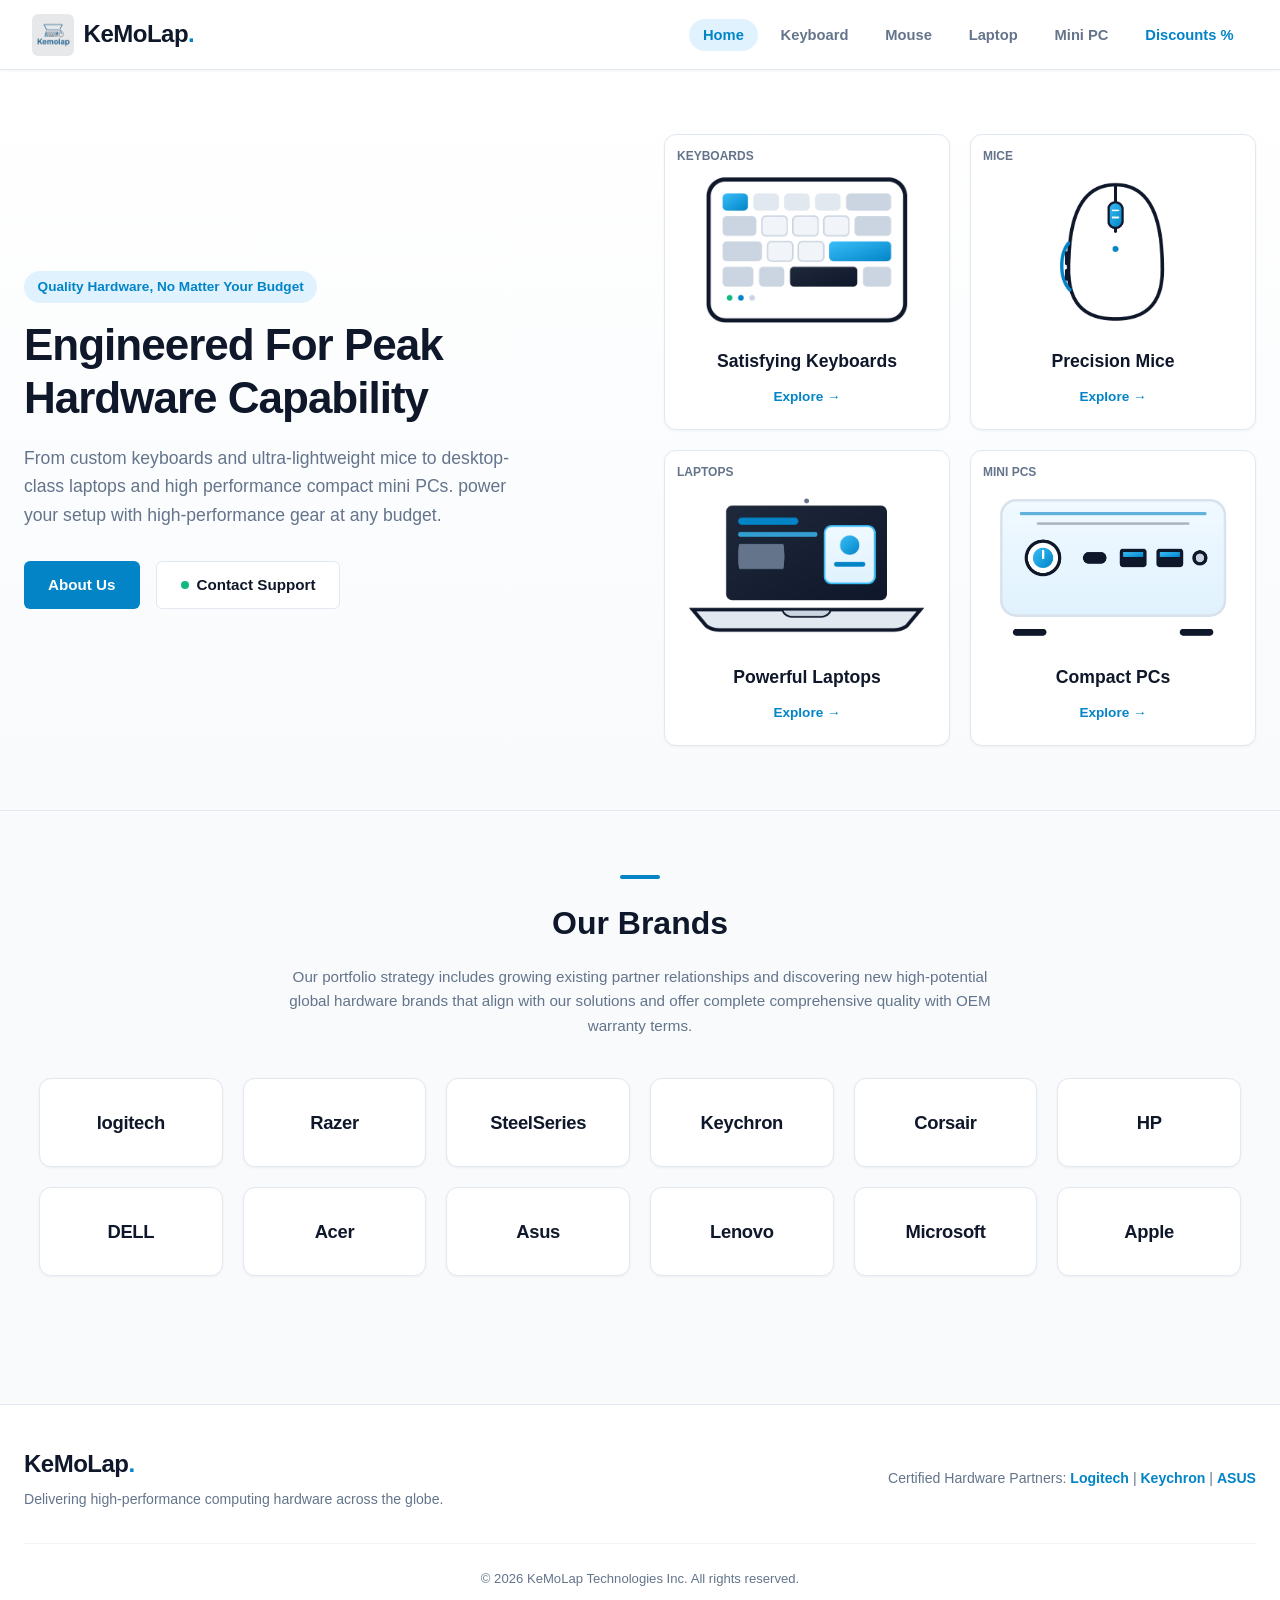
<file: index.html>
<!DOCTYPE html>
<html lang="en">
<head>
    <meta charset="UTF-8">
    <meta name="viewport" content="width=device-width, initial-scale=1.0">
    <title>KeMoLap | Home</title>
    <link rel="stylesheet" href="css/style.css">
    <script src="https://code.jquery.com/jquery-3.6.0.min.js"></script>
</head>
<body>
    <header class="site-header">
        <div class="header-inner">
            <a href="index.html" class="brand-link">
                <img src="/images/logo.jpg" alt="KeMoLap Logo" class="site-logo">
                <span class="brand-name">KeMoLap<span class="brand-dot">.</span></span>
            </a>

            <nav class="main-nav">
                <ul>
                    <li><a href="index.html" class="nav-link active">Home</a></li>
                    <li><a href="keyboard.html" class="nav-link">Keyboard</a></li>
                    <li><a href="mouse.html" class="nav-link">Mouse</a></li>
                    <li><a href="laptop.html" class="nav-link">Laptop</a></li>
                    <li><a href="minipc.html" class="nav-link">Mini PC</a></li>
                    <li><a href="discounts.html" class="nav-link highlight-link">Discounts %</a></li>
                </ul>
            </nav>
        </div>
    </header>

    <main>
        <section class="hero-section">
            <div class="hero-wrapper">
                <div class="hero-content">
                    <span class="hero-badge">Quality Hardware, No Matter Your Budget</span>
                    <h1 class="hero-title">Engineered For Peak Hardware Capability</h1>
                    <p class="hero-subtitle">
                        From custom keyboards and ultra-lightweight mice to desktop-class laptops and high performance compact mini PCs. power your setup with high-performance gear at any budget.
                    </p>
                    <div class="hero-actions">
                        <a href="about.html" class="btn-primary">About Us</a>
                        <a href="contact.html" class="btn-secondary">
                            <span class="pulse-indicator"></span>
                            Contact Support
                        </a>
                    </div>
                </div>

                <div class="hero-media">
                    <div class="product-matrix">
                        <div class="product-card">
                            <div class="card-badge">Keyboards</div>
                            <img src="/images/keyboard.png" alt="KeMoLap Keyboards">
                            <div class="card-overlay">
                                <h3>Satisfying Keyboards</h3>
                                <a href="keyboard.html" class="card-btn">Explore &rarr;</a>
                            </div>
                        </div>
                        <div class="product-card">
                            <div class="card-badge">Mice</div>
                            <img src="/images/mouse.png" alt="KeMoLap Mice">
                            <div class="card-overlay">
                                <h3>Precision Mice</h3>
                                <a href="mouse.html" class="card-btn">Explore &rarr;</a>
                            </div>
                        </div>
                        <div class="product-card">
                            <div class="card-badge">Laptops</div>
                            <img src="/images/laptop.png" alt="KeMoLap Laptops">
                            <div class="card-overlay">
                                <h3>Powerful Laptops</h3>
                                <a href="laptop.html" class="card-btn">Explore &rarr;</a>
                            </div>
                        </div>
                        <div class="product-card">
                            <div class="card-badge">Mini PCs</div>
                            <img src="/images/minipc.png" alt="KeMoLap Mini PCs">
                            <div class="card-overlay">
                                <h3>Compact PCs</h3>
                                <a href="minipc.html" class="card-btn">Explore &rarr;</a>
                            </div>
                        </div>
                    </div>
                </div>
            </div>
        </section>

        <section class="our-brands-section">
            <div class="brands-header">
                <div class="section-divider"></div>
                <h2>Our Brands</h2>
                <p class="brands-description">
                    Our portfolio strategy includes growing existing partner relationships and discovering new high-potential global hardware brands that align with our solutions and offer complete comprehensive quality with OEM warranty terms.
                </p>
            </div>

            <div class="brands-grid">
                <div class="brand-card"><span class="brand-logo-text logitech-brand">logitech</span></div>
                <div class="brand-card"><span class="brand-logo-text razer-brand">Razer</span></div>
                <div class="brand-card"><span class="brand-logo-text steelseries-brand">SteelSeries</span></div>
                <div class="brand-card"><span class="brand-logo-text keychron-brand">Keychron</span></div>
                <div class="brand-card"><span class="brand-logo-text corsair-brand">Corsair</span></div>
                <div class="brand-card"><span class="brand-logo-text hp-brand">HP</span></div>
                <div class="brand-card"><span class="brand-logo-text dell-brand">DELL</span></div>
                <div class="brand-card"><span class="brand-logo-text acer-brand">Acer</span></div>
                <div class="brand-card"><span class="brand-logo-text asus-brand">Asus</span></div>
                <div class="brand-card"><span class="brand-logo-text lenovo-brand">Lenovo</span></div>
                <div class="brand-card"><span class="brand-logo-text microsoft-brand">Microsoft</span></div>
                <div class="brand-card"><span class="brand-logo-text apple-brand">Apple</span></div>
            </div>
        </section>
    </main>

    <footer class="site-footer">
        <div class="footer-inner">
            <div class="footer-brand">
                <span class="brand-name">KeMoLap<span class="brand-dot">.</span></span>
                <p>Delivering high-performance computing hardware across the globe.</p>
            </div>
            <div class="footer-partners">
                <span>Certified Hardware Partners:</span>
                <a href="https://www.logitechg.com" target="_blank" rel="noopener">Logitech</a> | 
                <a href="https://www.keychron.com" target="_blank" rel="noopener">Keychron</a> | 
                <a href="https://rog.asus.com" target="_blank" rel="noopener">ASUS</a>
            </div>
        </div>
        <div class="footer-bottom">
            <p>&copy; 2026 KeMoLap Technologies Inc. All rights reserved.</p>
        </div>
    </footer>

    <script src="js/script.js"></script>
</body>
</html>
</file>
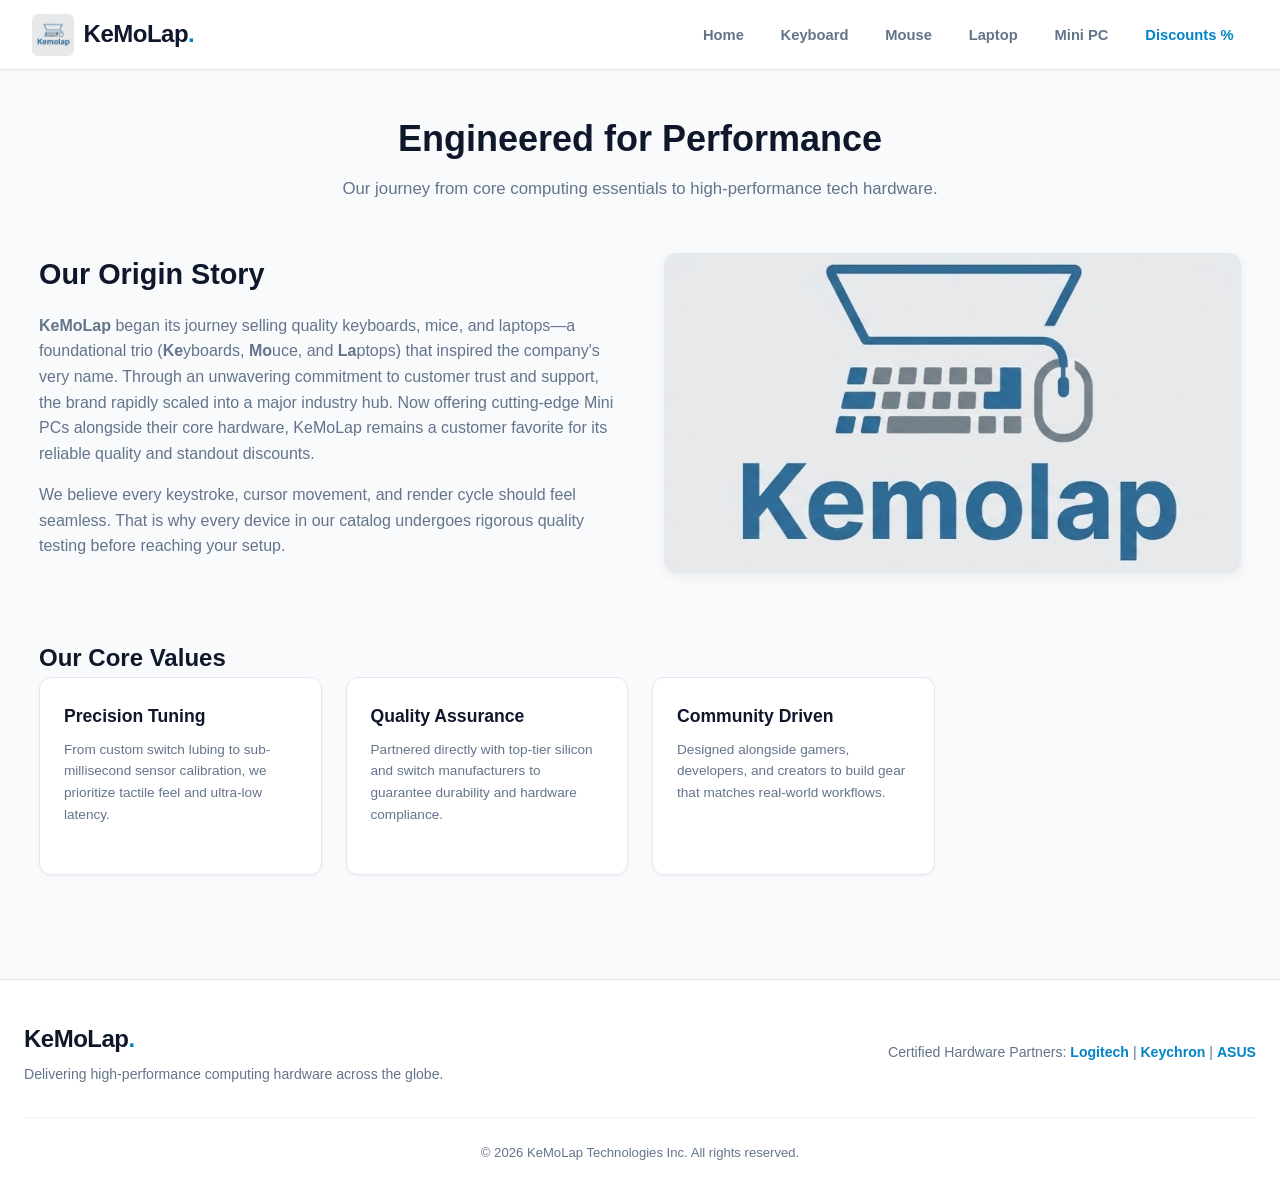
<file: about.html>
<!DOCTYPE html>
<html lang="en">
<head>
    <meta charset="UTF-8">
    <meta name="viewport" content="width=device-width, initial-scale=1.0">
    <title>KeMoLap | About</title>
    <link rel="stylesheet" href="css/style.css">
    <script src="https://code.jquery.com/jquery-3.6.0.min.js"></script>
</head>
<body>
    <header class="site-header">
        <div class="header-inner">
            <a href="index.html" class="brand-link">
                <img src="images/logo.jpg" alt="KeMoLap Logo" class="site-logo">
                <span class="brand-name">KeMoLap<span class="brand-dot">.</span></span>
            </a>

            <nav class="main-nav">
                <ul>
                    <li><a href="index.html" class="nav-link active">Home</a></li>
                    <li><a href="keyboard.html" class="nav-link">Keyboard</a></li>
                    <li><a href="mouse.html" class="nav-link">Mouse</a></li>
                    <li><a href="laptop.html" class="nav-link">Laptop</a></li>
                    <li><a href="minipc.html" class="nav-link">Mini PC</a></li>
                    <li><a href="discounts.html" class="nav-link highlight-link">Discounts %</a></li>
                </ul>
            </nav>
        </div>
    </header>

    <main class="about-page">
        <section class="page-header">
            <h1>Engineered for Performance</h1>
            <p>Our journey from core computing essentials to high-performance tech hardware.</p>
        </section>

        <section class="about-section story-grid">
            <div class="story-content">
                <h2>Our Origin Story</h2>
                <p><strong>KeMoLap</strong> began its journey selling quality keyboards, mice, and laptops—a foundational trio (<strong>Ke</strong>yboards, <strong>Mo</strong>uce, and <strong>La</strong>ptops) that inspired the company's very name. Through an unwavering commitment to customer trust and support, the brand rapidly scaled into a major industry hub. Now offering cutting-edge Mini PCs alongside their core hardware, KeMoLap remains a customer favorite for its reliable quality and standout discounts.</p>
                <p>We believe every keystroke, cursor movement, and render cycle should feel seamless. That is why every device in our catalog undergoes rigorous quality testing before reaching your setup.</p>
            </div>
            <div class="story-image">
                <img src="images/logo.jpg" alt="KeMoLap Hardware Engineering" class="about-hero-img">
            </div>
        </section>

        <section class="about-section values-grid">
            <h2>Our Core Values</h2>
            <div class="product-grid">
                <article class="product-card">
                    <h3>Precision Tuning</h3>
                    <p class="specs">From custom switch lubing to sub-millisecond sensor calibration, we prioritize tactile feel and ultra-low latency.</p>
                </article>
                <article class="product-card">
                    <h3>Quality Assurance</h3>
                    <p class="specs">Partnered directly with top-tier silicon and switch manufacturers to guarantee durability and hardware compliance.</p>
                </article>
                <article class="product-card">
                    <h3>Community Driven</h3>
                    <p class="specs">Designed alongside gamers, developers, and creators to build gear that matches real-world workflows.</p>
                </article>
            </div>
        </section>
    </main>

    <footer class="site-footer">
        <div class="footer-inner">
            <div class="footer-brand">
                <span class="brand-name">KeMoLap<span class="brand-dot">.</span></span>
                <p>Delivering high-performance computing hardware across the globe.</p>
            </div>
            <div class="footer-partners">
                <span>Certified Hardware Partners:</span>
                <a href="https://www.logitechg.com" target="_blank" rel="noopener">Logitech</a> | 
                <a href="https://www.keychron.com" target="_blank" rel="noopener">Keychron</a> | 
                <a href="https://rog.asus.com" target="_blank" rel="noopener">ASUS</a>
            </div>
        </div>
        <div class="footer-bottom">
            <p>&copy; 2026 KeMoLap Technologies Inc. All rights reserved.</p>
        </div>
    </footer>

    <script src="js/script.js"></script>
</body>
</html>
</file>
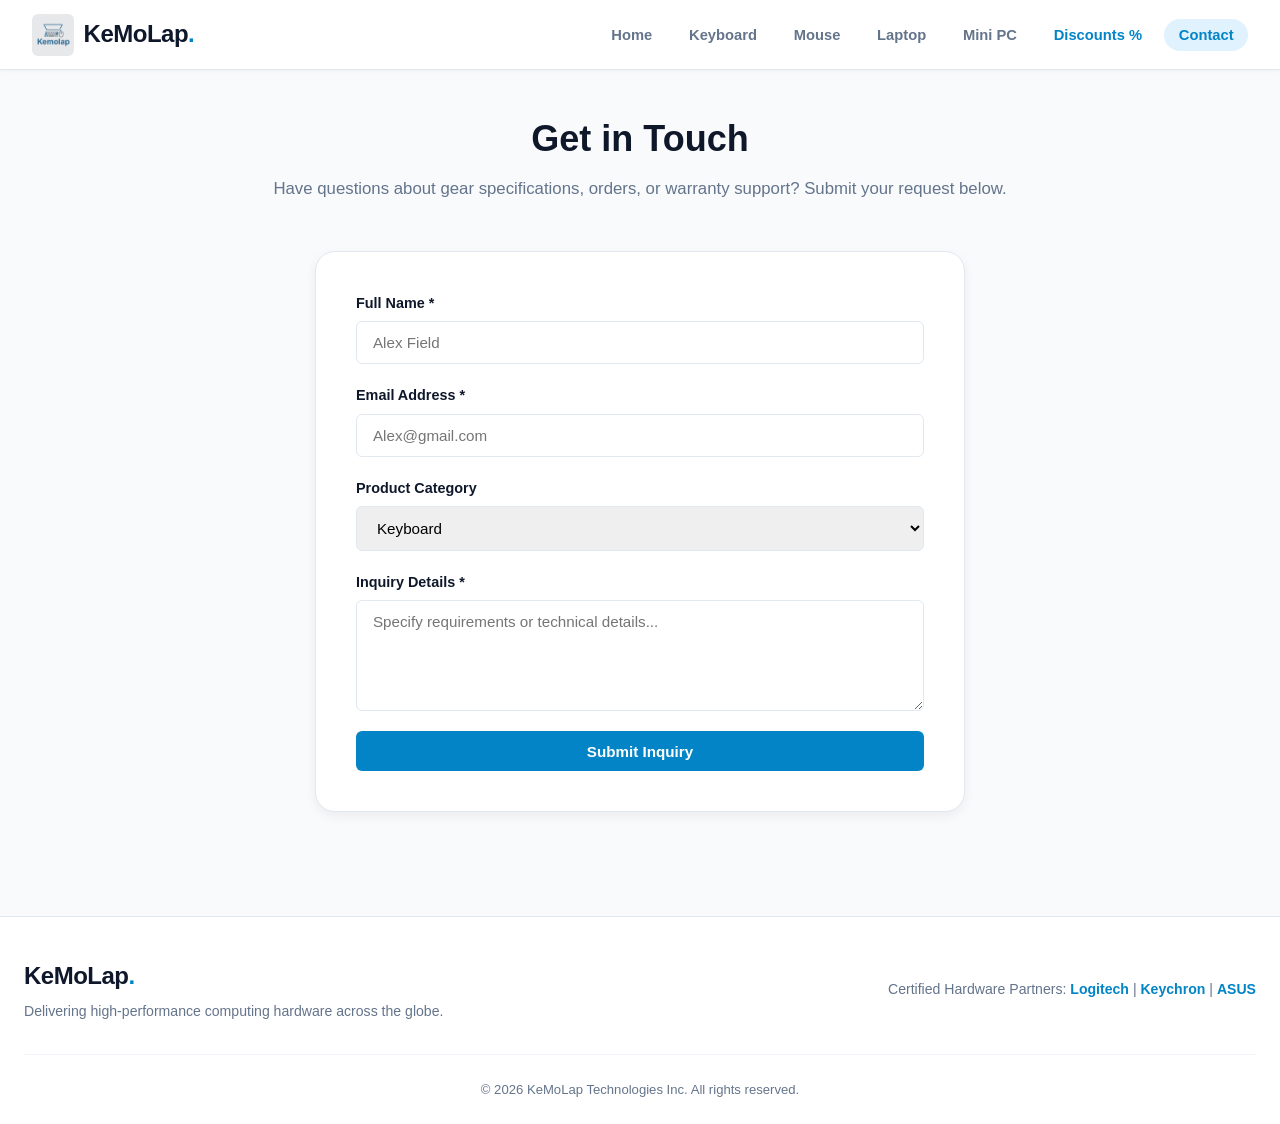
<file: contact.html>
<!DOCTYPE html>
<html lang="en">
<head>
    <meta charset="UTF-8">
    <meta name="viewport" content="width=device-width, initial-scale=1.0">
    <title>KeMoLap | Contact</title>
    <link rel="stylesheet" href="css/style.css">
    <script src="https://code.jquery.com/jquery-3.6.0.min.js"></script>
</head>
<body>
    <header class="site-header">
        <div class="header-inner">
            <a href="index.html" class="brand-link">
                <img src="images/logo.jpg" alt="KeMoLap Logo" class="site-logo">
                <span class="brand-name">KeMoLap<span class="brand-dot">.</span></span>
            </a>

            <nav class="main-nav">
                <ul>
                    <li><a href="index.html" class="nav-link">Home</a></li>
                    <li><a href="keyboard.html" class="nav-link">Keyboard</a></li>
                    <li><a href="mouse.html" class="nav-link">Mouse</a></li>
                    <li><a href="laptop.html" class="nav-link">Laptop</a></li>
                    <li><a href="minipc.html" class="nav-link">Mini PC</a></li>
                    <li><a href="discounts.html" class="nav-link highlight-link">Discounts %</a></li>
                    <li><a href="contact.html" class="nav-link active">Contact</a></li>
                </ul>
            </nav>
        </div>
    </header>

    <main class="contact-page">
        <section class="page-header">
            <h1>Get in Touch</h1>
            <p>Have questions about gear specifications, orders, or warranty support? Submit your request below.</p>
        </section>

        <section class="contact-wrapper">
            <form id="contactForm" class="styled-form" novalidate>
                <div class="form-group">
                    <label for="fullName">Full Name *</label>
                    <input type="text" id="fullName" name="fullName" placeholder="Alex Field">
                    <span class="error-msg" id="nameError">Name is required.</span>
                </div>

                <div class="form-group">
                    <label for="email">Email Address *</label>
                    <input type="email" id="email" name="email" placeholder="Alex@gmail.com">
                    <span class="error-msg" id="emailError">Please enter a valid email address.</span>
                </div>

                <div class="form-group">
                    <label for="productCategory">Product Category</label>
                    <select id="productCategory" name="productCategory">
                        <option value="keyboard">Keyboard</option>
                        <option value="mouse">Mouse</option>
                        <option value="laptop">Laptop</option>
                        <option value="minipc">Mini PC</option>
                        <option value="general">General Support</option>
                    </select>
                </div>

                <div class="form-group">
                    <label for="message">Inquiry Details *</label>
                    <textarea id="message" name="message" rows="5" placeholder="Specify requirements or technical details..."></textarea>
                    <span class="error-msg" id="messageError">Message must be at least 15 characters long.</span>
                </div>

                <button type="submit" class="btn-primary">Submit Inquiry</button>
                <div id="formSuccess" class="success-message">Thank you! Your inquiry has been submitted successfully.</div>
            </form>
        </section>
    </main>

    <footer class="site-footer">
        <div class="footer-inner">
            <div class="footer-brand">
                <span class="brand-name">KeMoLap<span class="brand-dot">.</span></span>
                <p>Delivering high-performance computing hardware across the globe.</p>
            </div>
            <div class="footer-partners">
                <span>Certified Hardware Partners:</span>
                <a href="https://www.logitechg.com" target="_blank" rel="noopener">Logitech</a> | 
                <a href="https://www.keychron.com" target="_blank" rel="noopener">Keychron</a> | 
                <a href="https://rog.asus.com" target="_blank" rel="noopener">ASUS</a>
            </div>
        </div>
        <div class="footer-bottom">
            <p>&copy; 2026 KeMoLap Technologies Inc. All rights reserved.</p>
        </div>
    </footer>

    <script src="js/script.js"></script>
</body>
</html>
</file>
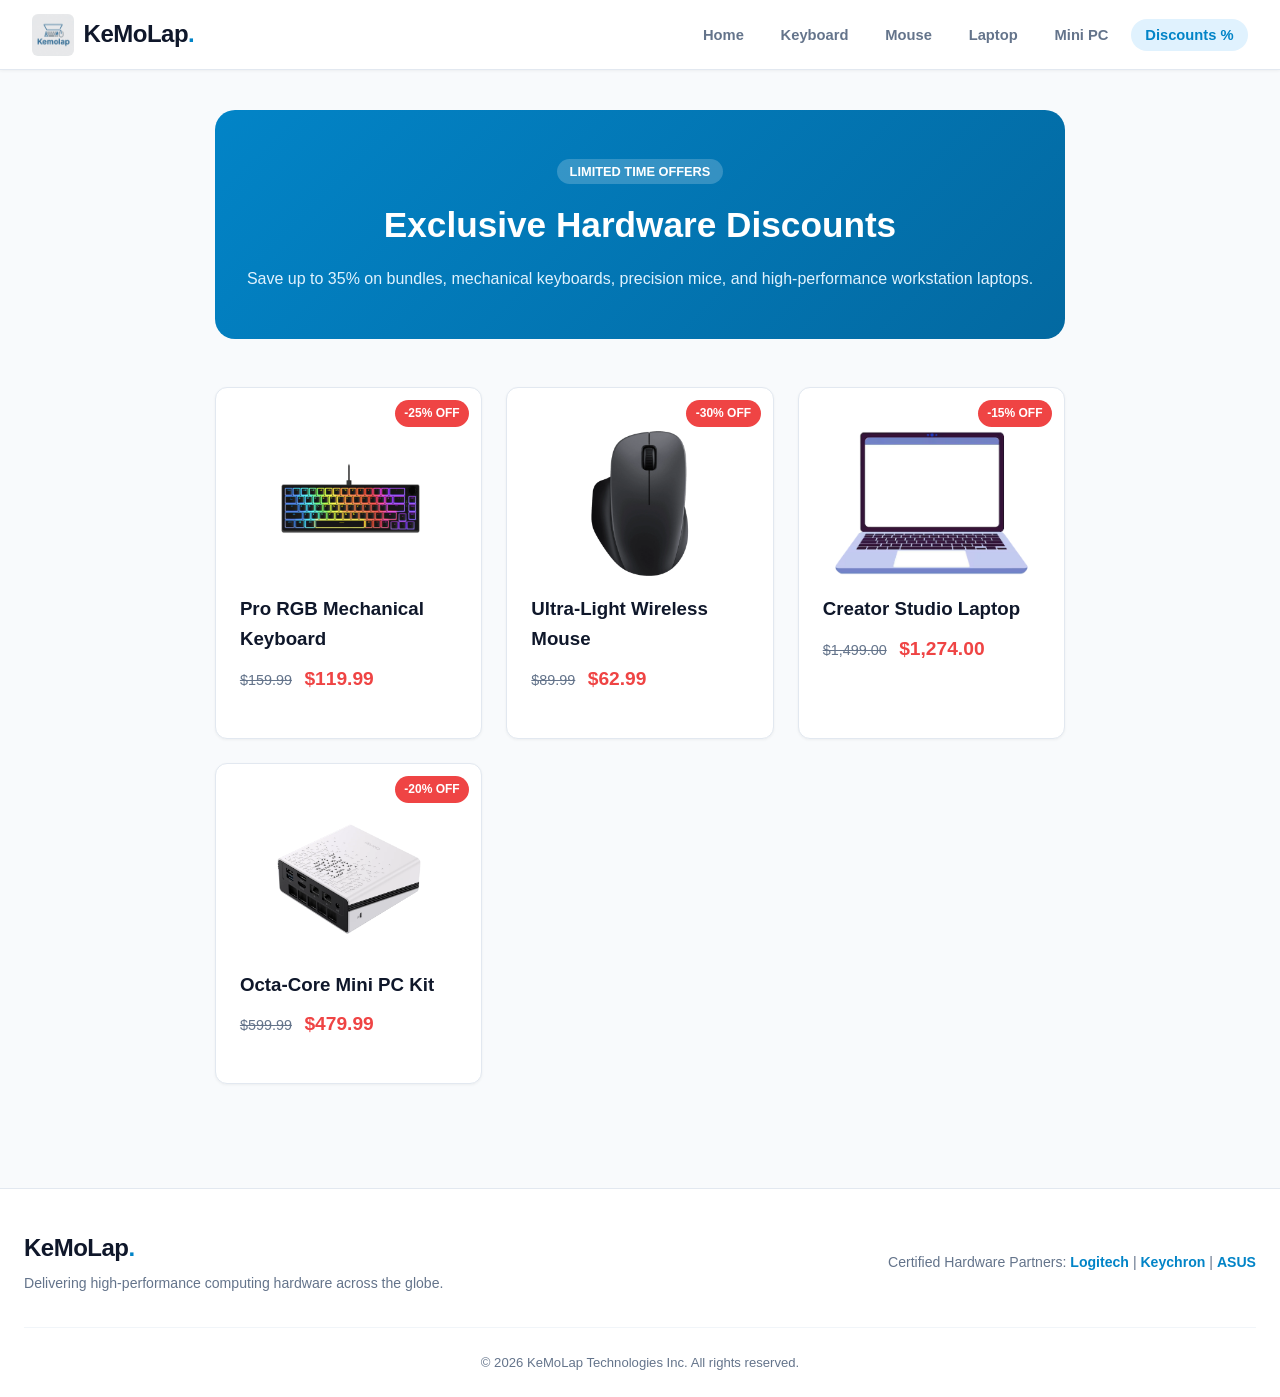
<file: discounts.html>
<!DOCTYPE html>
<html lang="en">
<head>
    <meta charset="UTF-8">
    <meta name="viewport" content="width=device-width, initial-scale=1.0">
    <title>KeMoLap | Discount</title>
    <link rel="stylesheet" href="css/style.css">
    <script src="https://code.jquery.com/jquery-3.6.0.min.js"></script>
</head>
<body>
    <header class="site-header">
        <div class="header-inner">
            <a href="index.html" class="brand-link">
                <img src="images/logo.jpg" alt="KeMoLap Logo" class="site-logo">
                <span class="brand-name">KeMoLap<span class="brand-dot">.</span></span>
            </a>

            <nav class="main-nav">
                <ul>
                    <li><a href="index.html" class="nav-link active">Home</a></li>
                    <li><a href="keyboard.html" class="nav-link">Keyboard</a></li>
                    <li><a href="mouse.html" class="nav-link">Mouse</a></li>
                    <li><a href="laptop.html" class="nav-link">Laptop</a></li>
                    <li><a href="minipc.html" class="nav-link">Mini PC</a></li>
                    <li><a href="discounts.html" class="nav-link highlight-link">Discounts %</a></li>
                </ul>
            </nav>
        </div>
    </header>

    <main class="page-container">
        <section class="deals-banner">
            <span class="deal-tag">Limited Time Offers</span>
            <h2>Exclusive Hardware Discounts</h2>
            <p>Save up to 35% on bundles, mechanical keyboards, precision mice, and high-performance workstation laptops.</p>
        </section>

        <section class="deals-grid">
            <article class="deal-card">
                <span class="discount-badge">-25% OFF</span>
                <img src="images/KeyboardD.png" alt="Pro RGB Mechanical Keyboard">
                <div class="deal-details">
                    <h3>Pro RGB Mechanical Keyboard</h3>
                    <p class="price-line"><span class="old-price">$159.99</span> <span class="new-price">$119.99</span></p>
                </div>
            </article>

            <article class="deal-card">
                <span class="discount-badge">-30% OFF</span>
                <img src="images/MouseD.png" alt="Ultra-Light Wireless Mouse">
                <div class="deal-details">
                    <h3>Ultra-Light Wireless Mouse</h3>
                    <p class="price-line"><span class="old-price">$89.99</span> <span class="new-price">$62.99</span></p>
                </div>
            </article>

            <article class="deal-card">
                <span class="discount-badge">-15% OFF</span>
                <img src="images/LaptopD.png" alt="Creator Studio Workstation Laptop">
                <div class="deal-details">
                    <h3>Creator Studio Laptop</h3>
                    <p class="price-line"><span class="old-price">$1,499.00</span> <span class="new-price">$1,274.00</span></p>
                </div>
            </article>

            <article class="deal-card">
                <span class="discount-badge">-20% OFF</span>
                <img src="images/MiniPCD.png" alt="Compact Octa-Core Mini PC">
                <div class="deal-details">
                    <h3>Octa-Core Mini PC Kit</h3>
                    <p class="price-line"><span class="old-price">$599.99</span> <span class="new-price">$479.99</span></p>
                </div>
            </article>
        </section>
    </main>

    <footer class="site-footer">
        <div class="footer-inner">
            <div class="footer-brand">
                <span class="brand-name">KeMoLap<span class="brand-dot">.</span></span>
                <p>Delivering high-performance computing hardware across the globe.</p>
            </div>
            <div class="footer-partners">
                <span>Certified Hardware Partners:</span>
                <a href="https://www.logitechg.com" target="_blank" rel="noopener">Logitech</a> | 
                <a href="https://www.keychron.com" target="_blank" rel="noopener">Keychron</a> | 
                <a href="https://rog.asus.com" target="_blank" rel="noopener">ASUS</a>
            </div>
        </div>
        <div class="footer-bottom">
            <p>&copy; 2026 KeMoLap Technologies Inc. All rights reserved.</p>
        </div>
    </footer>

    <script src="js/script.js"></script>
</body>
</html>
</file>
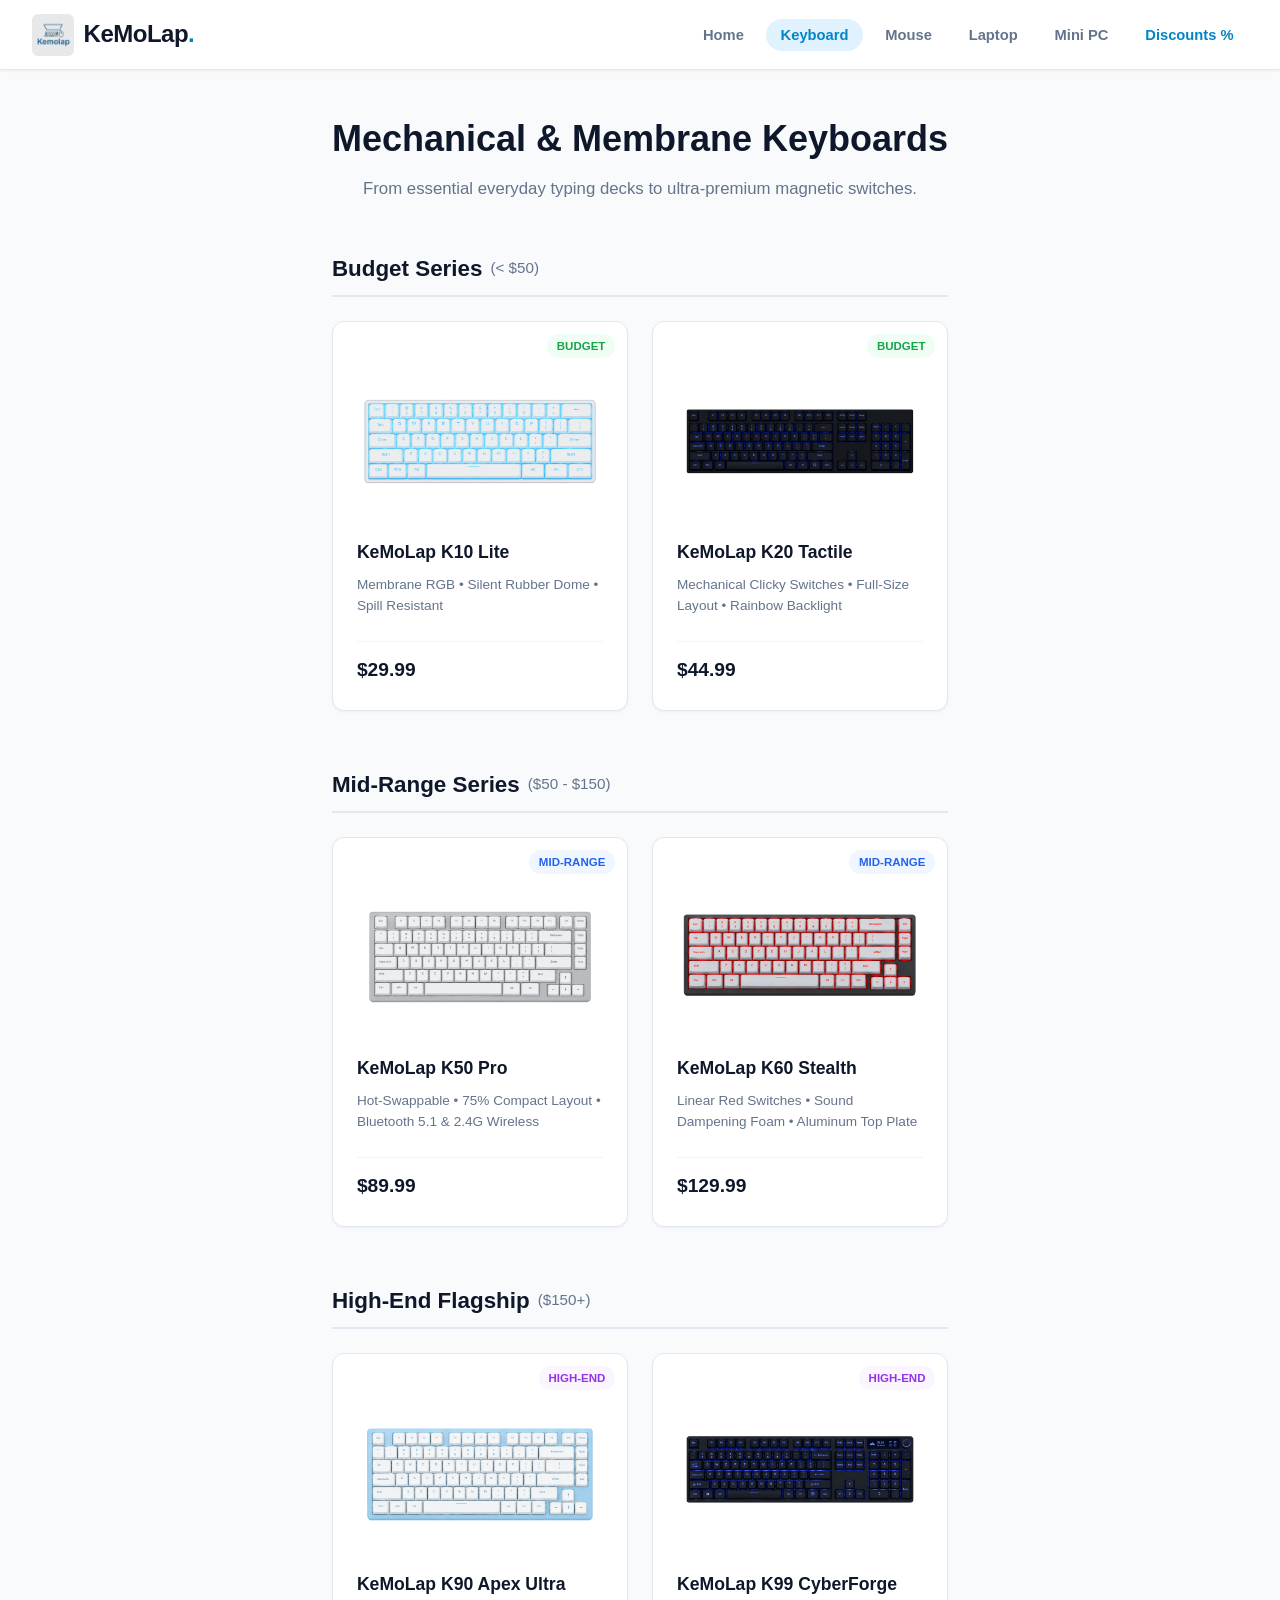
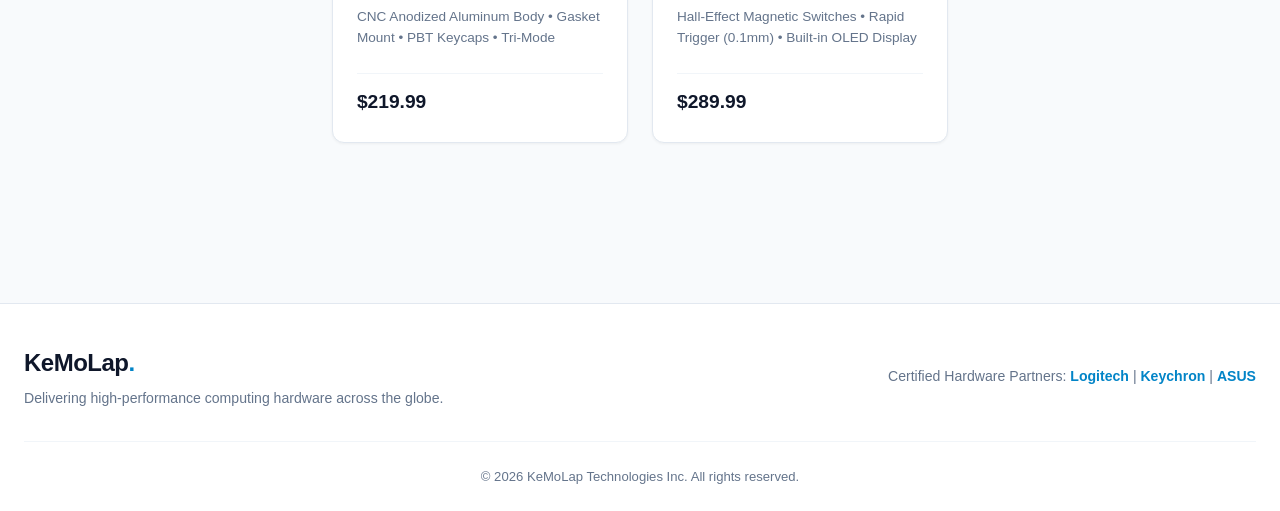
<file: keyboard.html>
<!DOCTYPE html>
<html lang="en">
<head>
    <meta charset="UTF-8">
    <meta name="viewport" content="width=device-width, initial-scale=1.0">
    <title>KeMoLap | Keyboard</title>
    <link rel="stylesheet" href="css/style.css">
    <script src="https://code.jquery.com/jquery-3.6.0.min.js"></script>
</head>
<body>
    <header class="site-header">
        <div class="header-inner">
            <a href="index.html" class="brand-link">
                <img src="images/logo.jpg" alt="KeMoLap Logo" class="site-logo">
                <span class="brand-name">KeMoLap<span class="brand-dot">.</span></span>
            </a>

            <nav class="main-nav">
                <ul>
                    <li><a href="index.html" class="nav-link active">Home</a></li>
                    <li><a href="keyboard.html" class="nav-link">Keyboard</a></li>
                    <li><a href="mouse.html" class="nav-link">Mouse</a></li>
                    <li><a href="laptop.html" class="nav-link">Laptop</a></li>
                    <li><a href="minipc.html" class="nav-link">Mini PC</a></li>
                    <li><a href="discounts.html" class="nav-link highlight-link">Discounts %</a></li>
                </ul>
            </nav>
        </div>
    </header>

    <main class="catalog-page">
        <section class="page-header">
            <h1>Mechanical & Membrane Keyboards</h1>
            <p>From essential everyday typing decks to ultra-premium magnetic switches.</p>
        </section>

        <section class="tier-section">
            <h2 class="tier-title">Budget Series <span>(&lt; $50)</span></h2>
            <div class="product-grid">
                <article class="product-card">
                    <span class="badge budget">Budget</span>
                    <img src="images/keyboardB1.png" alt="KeMoLap K10 Lite">
                    <h3>KeMoLap K10 Lite</h3>
                    <p class="specs">Membrane RGB • Silent Rubber Dome • Spill Resistant</p>
                    <div class="card-footer">
                        <span class="price">$29.99</span>
                    </div>
                </article>

                <article class="product-card">
                    <span class="badge budget">Budget</span>
                    <img src="images/keyboardB2.png" alt="KeMoLap K20 Tactile">
                    <h3>KeMoLap K20 Tactile</h3>
                    <p class="specs">Mechanical Clicky Switches • Full-Size Layout • Rainbow Backlight</p>
                    <div class="card-footer">
                        <span class="price">$44.99</span>
                    </div>
                </article>
            </div>
        </section>

        <section class="tier-section">
            <h2 class="tier-title">Mid-Range Series <span>($50 - $150)</span></h2>
            <div class="product-grid">
                <article class="product-card">
                    <span class="badge mid">Mid-Range</span>
                    <img src="images/keyboardM1.png" alt="KeMoLap K50 Wireless">
                    <h3>KeMoLap K50 Pro</h3>
                    <p class="specs">Hot-Swappable • 75% Compact Layout • Bluetooth 5.1 & 2.4G Wireless</p>
                    <div class="card-footer">
                        <span class="price">$89.99</span>
                    </div>
                </article>

                <article class="product-card">
                    <span class="badge mid">Mid-Range</span>
                    <img src="images/keyboardM2.png" alt="KeMoLap K60 Stealth">
                    <h3>KeMoLap K60 Stealth</h3>
                    <p class="specs">Linear Red Switches • Sound Dampening Foam • Aluminum Top Plate</p>
                    <div class="card-footer">
                        <span class="price">$129.99</span>
                    </div>
                </article>
            </div>
        </section>

        <section class="tier-section">
            <h2 class="tier-title">High-End Flagship <span>($150+)</span></h2>
            <div class="product-grid">
                <article class="product-card">
                    <span class="badge flagship">High-End</span>
                    <img src="images/keyboardH1.png" alt="KeMoLap K90 Apex Ultra">
                    <h3>KeMoLap K90 Apex Ultra</h3>
                    <p class="specs">CNC Anodized Aluminum Body • Gasket Mount • PBT Keycaps • Tri-Mode</p>
                    <div class="card-footer">
                        <span class="price">$219.99</span>
                    </div>
                </article>

                <article class="product-card">
                    <span class="badge flagship">High-End</span>
                    <img src="images/keyboardH2.png" alt="KeMoLap K99 CyberForge">
                    <h3>KeMoLap K99 CyberForge</h3>
                    <p class="specs">Hall-Effect Magnetic Switches • Rapid Trigger (0.1mm) • Built-in OLED Display</p>
                    <div class="card-footer">
                        <span class="price">$289.99</span>
                    </div>
                </article>
            </div>
        </section>
    </main>

    <footer class="site-footer">
        <div class="footer-inner">
            <div class="footer-brand">
                <span class="brand-name">KeMoLap<span class="brand-dot">.</span></span>
                <p>Delivering high-performance computing hardware across the globe.</p>
            </div>
            <div class="footer-partners">
                <span>Certified Hardware Partners:</span>
                <a href="https://www.logitechg.com" target="_blank" rel="noopener">Logitech</a> | 
                <a href="https://www.keychron.com" target="_blank" rel="noopener">Keychron</a> | 
                <a href="https://rog.asus.com" target="_blank" rel="noopener">ASUS</a>
            </div>
        </div>
        <div class="footer-bottom">
            <p>&copy; 2026 KeMoLap Technologies Inc. All rights reserved.</p>
        </div>
    </footer>

    <script src="js/script.js"></script>
</body>
</html>
</file>
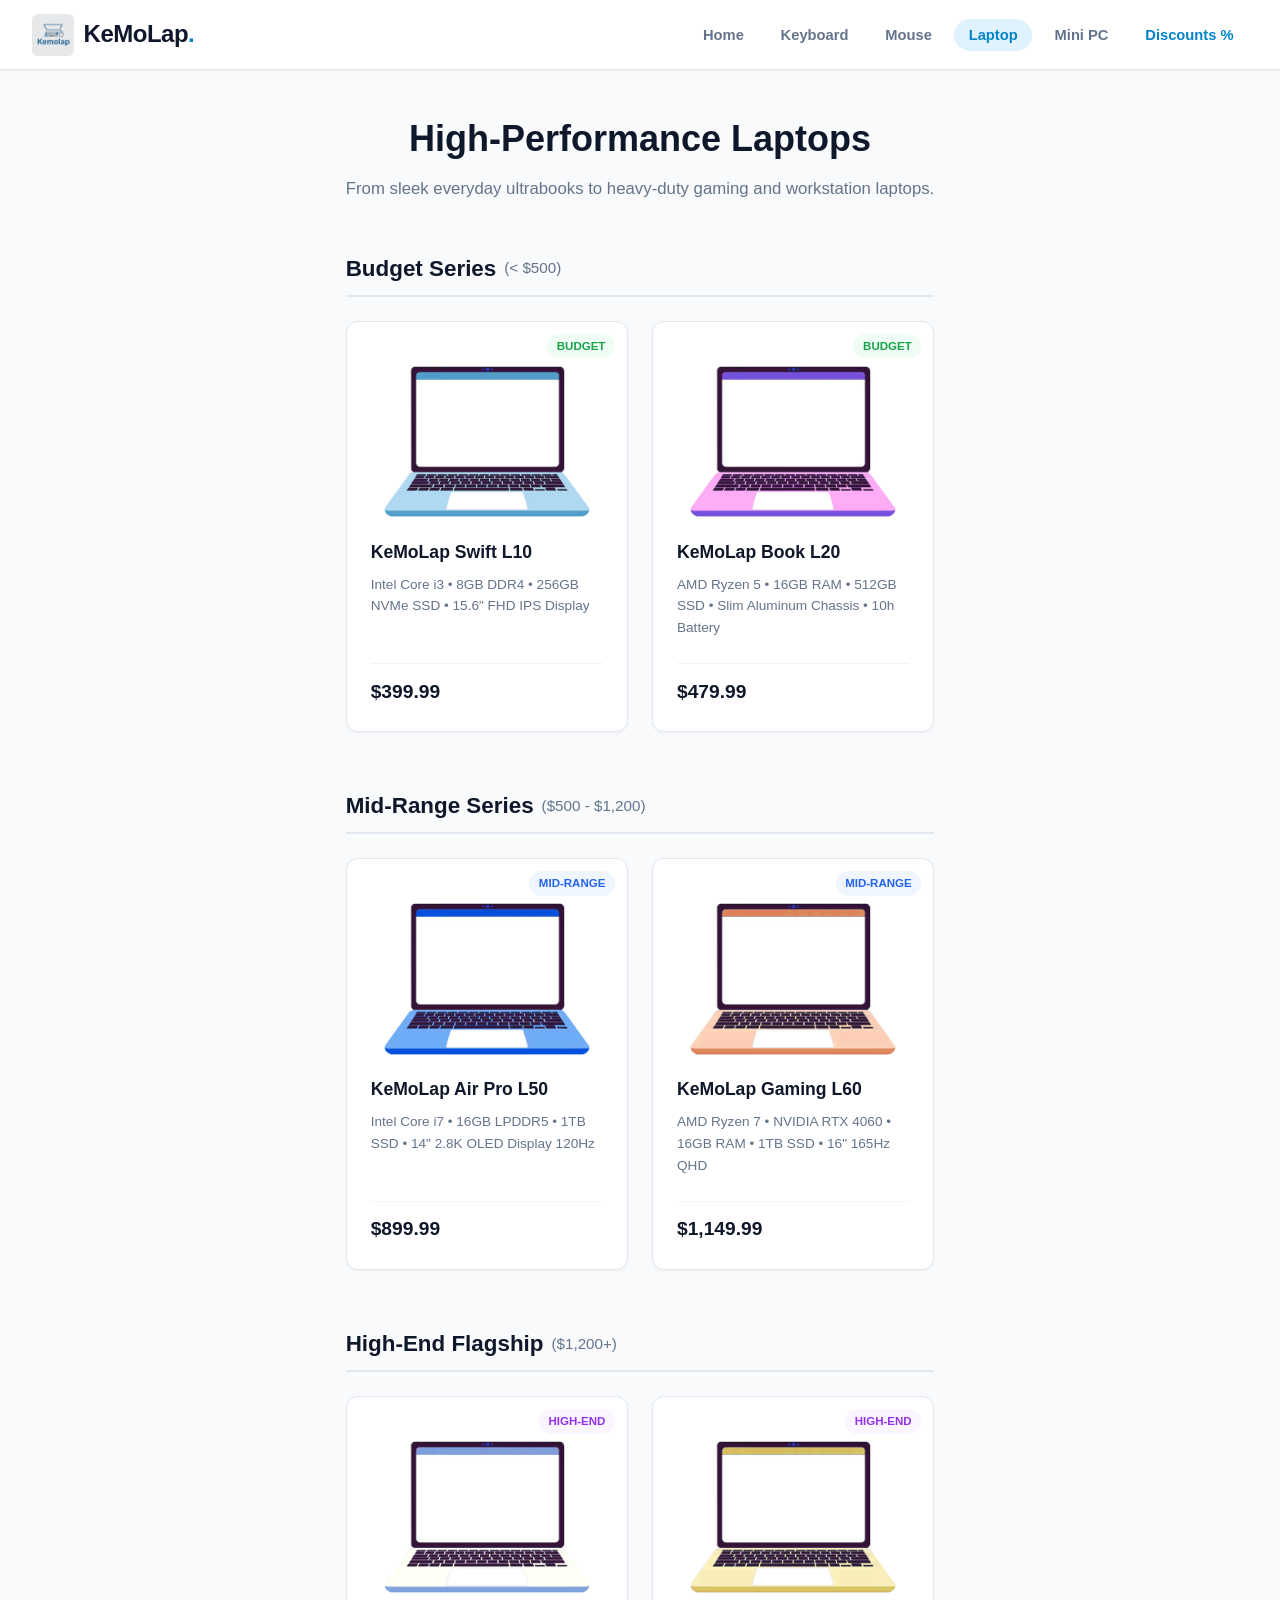
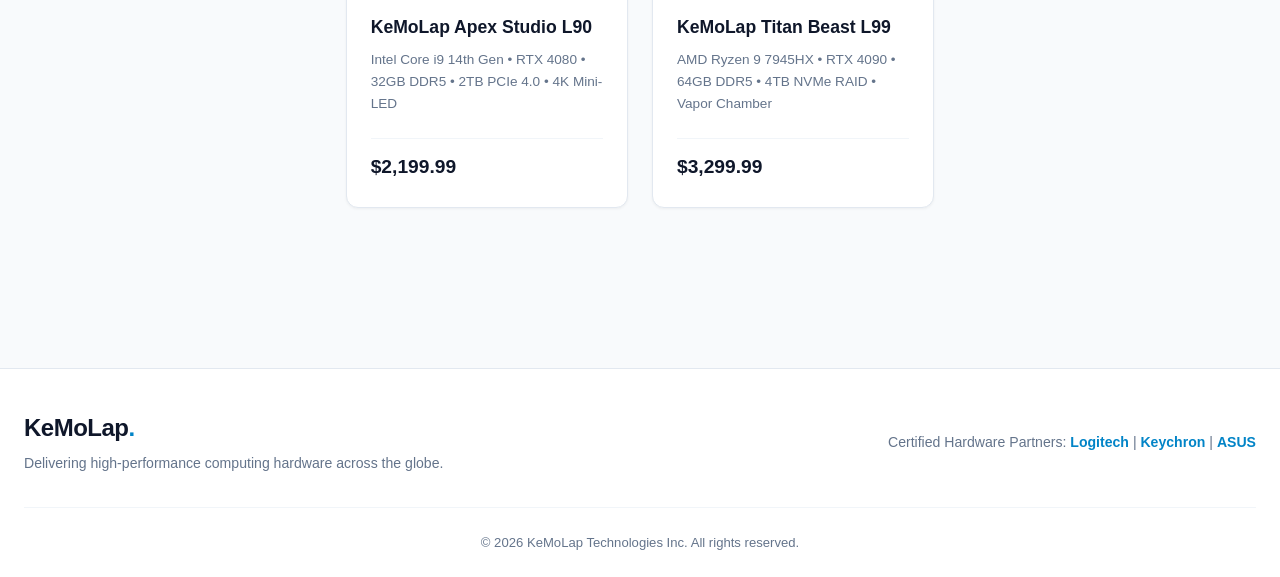
<file: laptop.html>
<!DOCTYPE html>
<html lang="en">
<head>
    <meta charset="UTF-8">
    <meta name="viewport" content="width=device-width, initial-scale=1.0">
    <title>KeMoLap | Laptop</title>
    <link rel="stylesheet" href="css/style.css">
    <script src="https://code.jquery.com/jquery-3.6.0.min.js"></script>
</head>
<body>
    <header class="site-header">
        <div class="header-inner">
            <a href="index.html" class="brand-link">
                <img src="images/logo.jpg" alt="KeMoLap Logo" class="site-logo">
                <span class="brand-name">KeMoLap<span class="brand-dot">.</span></span>
            </a>

            <nav class="main-nav">
                <ul>
                    <li><a href="index.html" class="nav-link active">Home</a></li>
                    <li><a href="keyboard.html" class="nav-link">Keyboard</a></li>
                    <li><a href="mouse.html" class="nav-link">Mouse</a></li>
                    <li><a href="laptop.html" class="nav-link">Laptop</a></li>
                    <li><a href="minipc.html" class="nav-link">Mini PC</a></li>
                    <li><a href="discounts.html" class="nav-link highlight-link">Discounts %</a></li>
                </ul>
            </nav>
        </div>
    </header>

    <main class="catalog-page">
        <section class="page-header">
            <h1>High-Performance Laptops</h1>
            <p>From sleek everyday ultrabooks to heavy-duty gaming and workstation laptops.</p>
        </section>

        <section class="tier-section">
            <h2 class="tier-title">Budget Series <span>(&lt; $500)</span></h2>
            <div class="product-grid">
                <article class="product-card">
                    <span class="badge budget">Budget</span>
                    <img src="images/laptopB1.png" alt="KeMoLap Swift L10">
                    <h3>KeMoLap Swift L10</h3>
                    <p class="specs">Intel Core i3 • 8GB DDR4 • 256GB NVMe SSD • 15.6" FHD IPS Display</p>
                    <div class="card-footer">
                        <span class="price">$399.99</span>
                    </div>
                </article>

                <article class="product-card">
                    <span class="badge budget">Budget</span>
                    <img src="images/laptopB2.png" alt="KeMoLap Book L20">
                    <h3>KeMoLap Book L20</h3>
                    <p class="specs">AMD Ryzen 5 • 16GB RAM • 512GB SSD • Slim Aluminum Chassis • 10h Battery</p>
                    <div class="card-footer">
                        <span class="price">$479.99</span>
                    </div>
                </article>
            </div>
        </section>

        <section class="tier-section">
            <h2 class="tier-title">Mid-Range Series <span>($500 - $1,200)</span></h2>
            <div class="product-grid">
                <article class="product-card">
                    <span class="badge mid">Mid-Range</span>
                    <img src="images/laptopM1.png" alt="KeMoLap Air Pro L50">
                    <h3>KeMoLap Air Pro L50</h3>
                    <p class="specs">Intel Core i7 • 16GB LPDDR5 • 1TB SSD • 14" 2.8K OLED Display 120Hz</p>
                    <div class="card-footer">
                        <span class="price">$899.99</span>
                    </div>
                </article>

                <article class="product-card">
                    <span class="badge mid">Mid-Range</span>
                    <img src="images/laptopM2.png" alt="KeMoLap Gaming L60">
                    <h3>KeMoLap Gaming L60</h3>
                    <p class="specs">AMD Ryzen 7 • NVIDIA RTX 4060 • 16GB RAM • 1TB SSD • 16" 165Hz QHD</p>
                    <div class="card-footer">
                        <span class="price">$1,149.99</span>
                    </div>
                </article>
            </div>
        </section>

        <section class="tier-section">
            <h2 class="tier-title">High-End Flagship <span>($1,200+)</span></h2>
            <div class="product-grid">
                <article class="product-card">
                    <span class="badge flagship">High-End</span>
                    <img src="images/laptopH1.png" alt="KeMoLap Apex Studio L90">
                    <h3>KeMoLap Apex Studio L90</h3>
                    <p class="specs">Intel Core i9 14th Gen • RTX 4080 • 32GB DDR5 • 2TB PCIe 4.0 • 4K Mini-LED</p>
                    <div class="card-footer">
                        <span class="price">$2,199.99</span>
                    </div>
                </article>

                <article class="product-card">
                    <span class="badge flagship">High-End</span>
                    <img src="images/laptopH2.png" alt="KeMoLap Titan Beast L99">
                    <h3>KeMoLap Titan Beast L99</h3>
                    <p class="specs">AMD Ryzen 9 7945HX • RTX 4090 • 64GB DDR5 • 4TB NVMe RAID • Vapor Chamber</p>
                    <div class="card-footer">
                        <span class="price">$3,299.99</span>
                    </div>
                </article>
            </div>
        </section>
    </main>

    <footer class="site-footer">
        <div class="footer-inner">
            <div class="footer-brand">
                <span class="brand-name">KeMoLap<span class="brand-dot">.</span></span>
                <p>Delivering high-performance computing hardware across the globe.</p>
            </div>
            <div class="footer-partners">
                <span>Certified Hardware Partners:</span>
                <a href="https://www.logitechg.com" target="_blank" rel="noopener">Logitech</a> | 
                <a href="https://www.keychron.com" target="_blank" rel="noopener">Keychron</a> | 
                <a href="https://rog.asus.com" target="_blank" rel="noopener">ASUS</a>
            </div>
        </div>
        <div class="footer-bottom">
            <p>&copy; 2026 KeMoLap Technologies Inc. All rights reserved.</p>
        </div>
    </footer>

    <script src="js/script.js"></script>
</body>
</html>
</file>
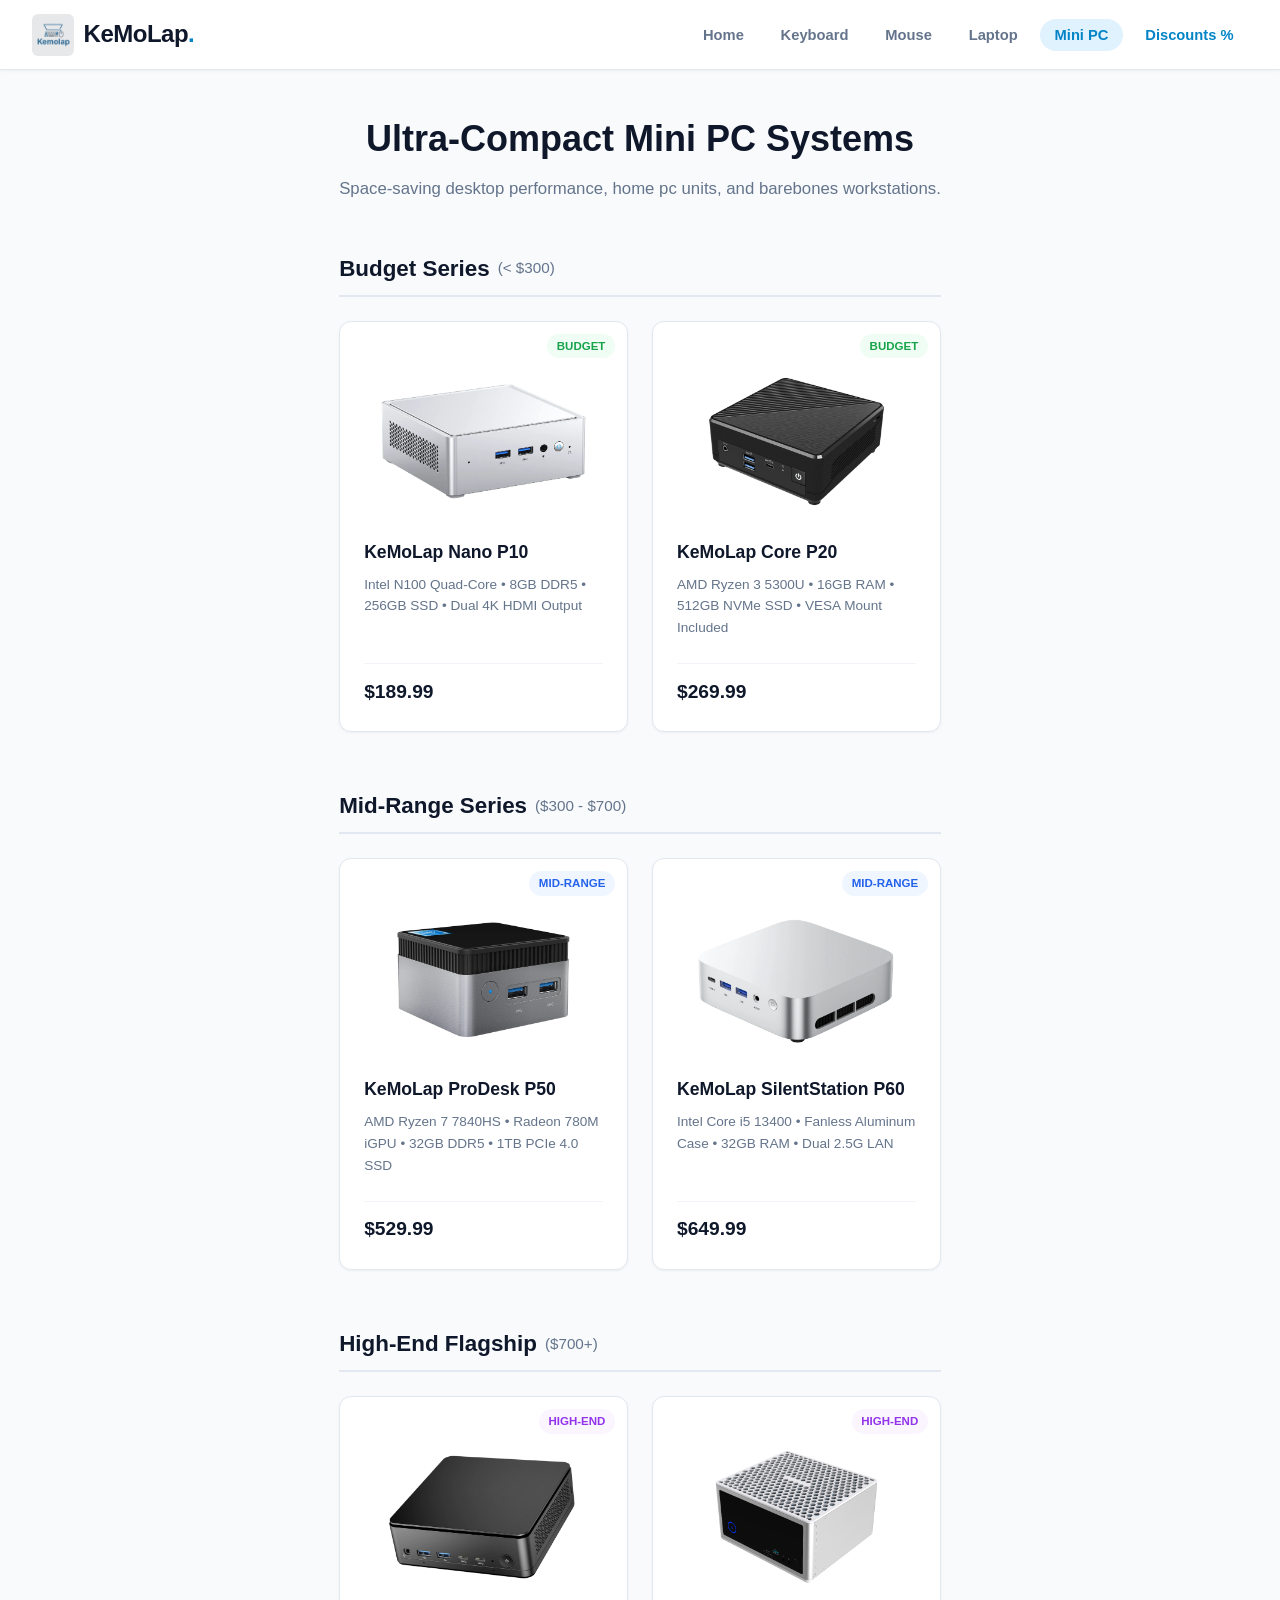
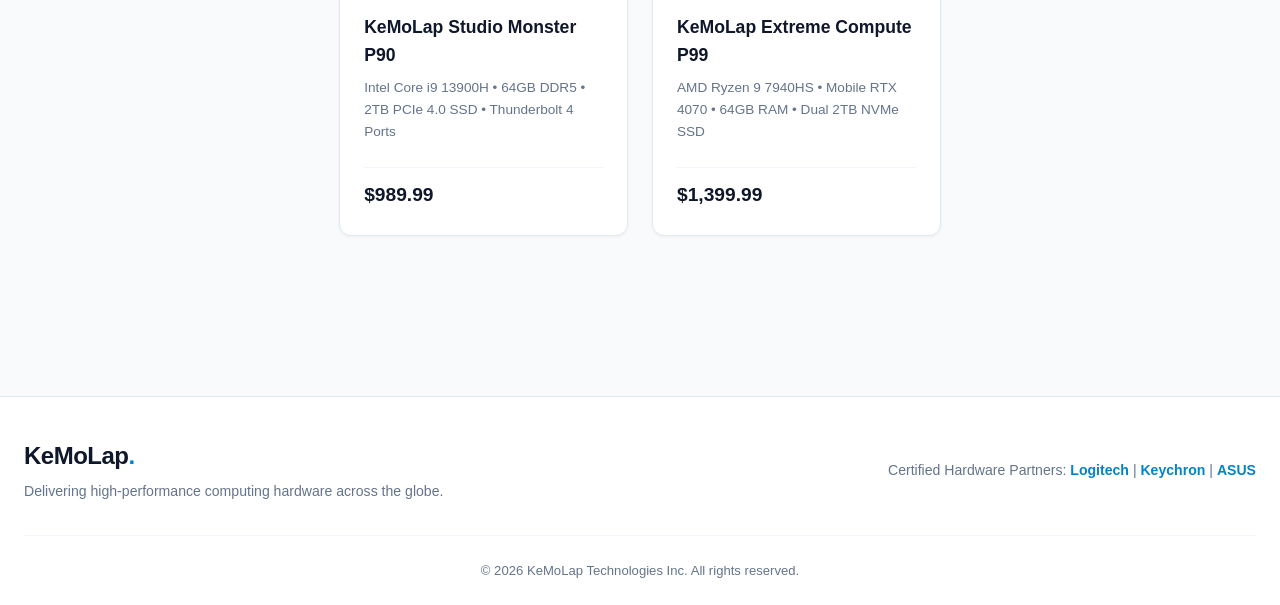
<file: minipc.html>
<!DOCTYPE html>
<html lang="en">
<head>
    <meta charset="UTF-8">
    <meta name="viewport" content="width=device-width, initial-scale=1.0">
    <title>KeMoLap | Mini PC</title>
    <link rel="stylesheet" href="css/style.css">
    <script src="https://code.jquery.com/jquery-3.6.0.min.js"></script>
</head>
<body>
    <header class="site-header">
        <div class="header-inner">
            <a href="index.html" class="brand-link">
                <img src="images/logo.jpg" alt="KeMoLap Logo" class="site-logo">
                <span class="brand-name">KeMoLap<span class="brand-dot">.</span></span>
            </a>

            <nav class="main-nav">
                <ul>
                    <li><a href="index.html" class="nav-link active">Home</a></li>
                    <li><a href="keyboard.html" class="nav-link">Keyboard</a></li>
                    <li><a href="mouse.html" class="nav-link">Mouse</a></li>
                    <li><a href="laptop.html" class="nav-link">Laptop</a></li>
                    <li><a href="minipc.html" class="nav-link">Mini PC</a></li>
                    <li><a href="discounts.html" class="nav-link highlight-link">Discounts %</a></li>
                </ul>
            </nav>
        </div>
    </header>

    <main class="catalog-page">
        <section class="page-header">
            <h1>Ultra-Compact Mini PC Systems</h1>
            <p>Space-saving desktop performance, home pc units, and barebones workstations.</p>
        </section>

        <section class="tier-section">
            <h2 class="tier-title">Budget Series <span>(&lt; $300)</span></h2>
            <div class="product-grid">
                <article class="product-card">
                    <span class="badge budget">Budget</span>
                    <img src="images/minipcB1.png" alt="KeMoLap Nano P10">
                    <h3>KeMoLap Nano P10</h3>
                    <p class="specs">Intel N100 Quad-Core • 8GB DDR5 • 256GB SSD • Dual 4K HDMI Output</p>
                    <div class="card-footer">
                        <span class="price">$189.99</span>
                    </div>
                </article>

                <article class="product-card">
                    <span class="badge budget">Budget</span>
                    <img src="images/minipcB2.png" alt="KeMoLap Core P20">
                    <h3>KeMoLap Core P20</h3>
                    <p class="specs">AMD Ryzen 3 5300U • 16GB RAM • 512GB NVMe SSD • VESA Mount Included</p>
                    <div class="card-footer">
                        <span class="price">$269.99</span>
                    </div>
                </article>
            </div>
        </section>

        <section class="tier-section">
            <h2 class="tier-title">Mid-Range Series <span>($300 - $700)</span></h2>
            <div class="product-grid">
                <article class="product-card">
                    <span class="badge mid">Mid-Range</span>
                    <img src="images/minipcM1.png" alt="KeMoLap ProDesk P50">
                    <h3>KeMoLap ProDesk P50</h3>
                    <p class="specs">AMD Ryzen 7 7840HS • Radeon 780M iGPU • 32GB DDR5 • 1TB PCIe 4.0 SSD</p>
                    <div class="card-footer">
                        <span class="price">$529.99</span>
                    </div>
                </article>

                <article class="product-card">
                    <span class="badge mid">Mid-Range</span>
                    <img src="images/minipcM2.png" alt="KeMoLap SilentStation P60">
                    <h3>KeMoLap SilentStation P60</h3>
                    <p class="specs">Intel Core i5 13400 • Fanless Aluminum Case • 32GB RAM • Dual 2.5G LAN</p>
                    <div class="card-footer">
                        <span class="price">$649.99</span>
                    </div>
                </article>
            </div>
        </section>

        <section class="tier-section">
            <h2 class="tier-title">High-End Flagship <span>($700+)</span></h2>
            <div class="product-grid">
                <article class="product-card">
                    <span class="badge flagship">High-End</span>
                    <img src="images/minipcH1.png" alt="KeMoLap Studio Monster P90">
                    <h3>KeMoLap Studio Monster P90</h3>
                    <p class="specs">Intel Core i9 13900H • 64GB DDR5 • 2TB PCIe 4.0 SSD • Thunderbolt 4 Ports</p>
                    <div class="card-footer">
                        <span class="price">$989.99</span>
                    </div>
                </article>

                <article class="product-card">
                    <span class="badge flagship">High-End</span>
                    <img src="images/minipcH2.png" alt="KeMoLap Extreme Compute P99">
                    <h3>KeMoLap Extreme Compute P99</h3>
                    <p class="specs">AMD Ryzen 9 7940HS • Mobile RTX 4070 • 64GB RAM • Dual 2TB NVMe SSD</p>
                    <div class="card-footer">
                        <span class="price">$1,399.99</span>
                    </div>
                </article>
            </div>
        </section>
    </main>

    <footer class="site-footer">
        <div class="footer-inner">
            <div class="footer-brand">
                <span class="brand-name">KeMoLap<span class="brand-dot">.</span></span>
                <p>Delivering high-performance computing hardware across the globe.</p>
            </div>
            <div class="footer-partners">
                <span>Certified Hardware Partners:</span>
                <a href="https://www.logitechg.com" target="_blank" rel="noopener">Logitech</a> | 
                <a href="https://www.keychron.com" target="_blank" rel="noopener">Keychron</a> | 
                <a href="https://rog.asus.com" target="_blank" rel="noopener">ASUS</a>
            </div>
        </div>
        <div class="footer-bottom">
            <p>&copy; 2026 KeMoLap Technologies Inc. All rights reserved.</p>
        </div>
    </footer>

    <script src="js/script.js"></script>
</body>
</html>
</file>
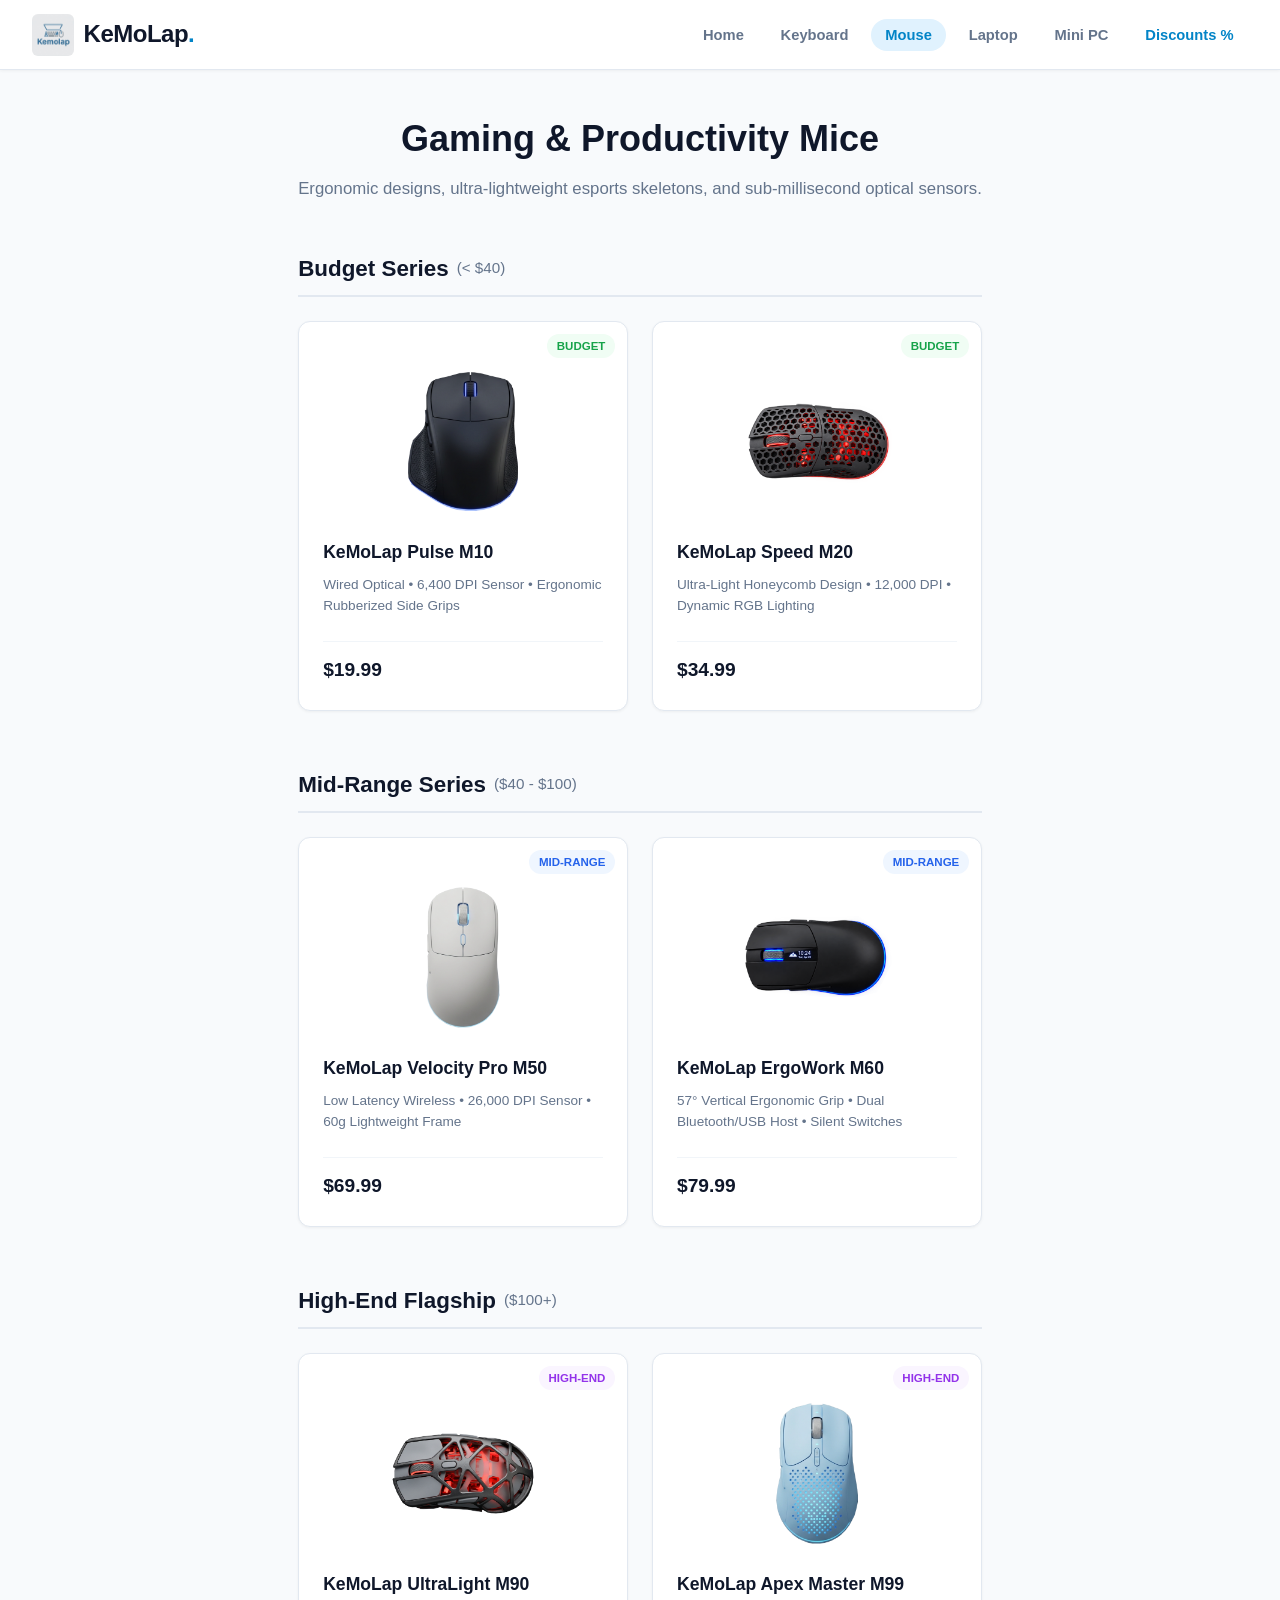
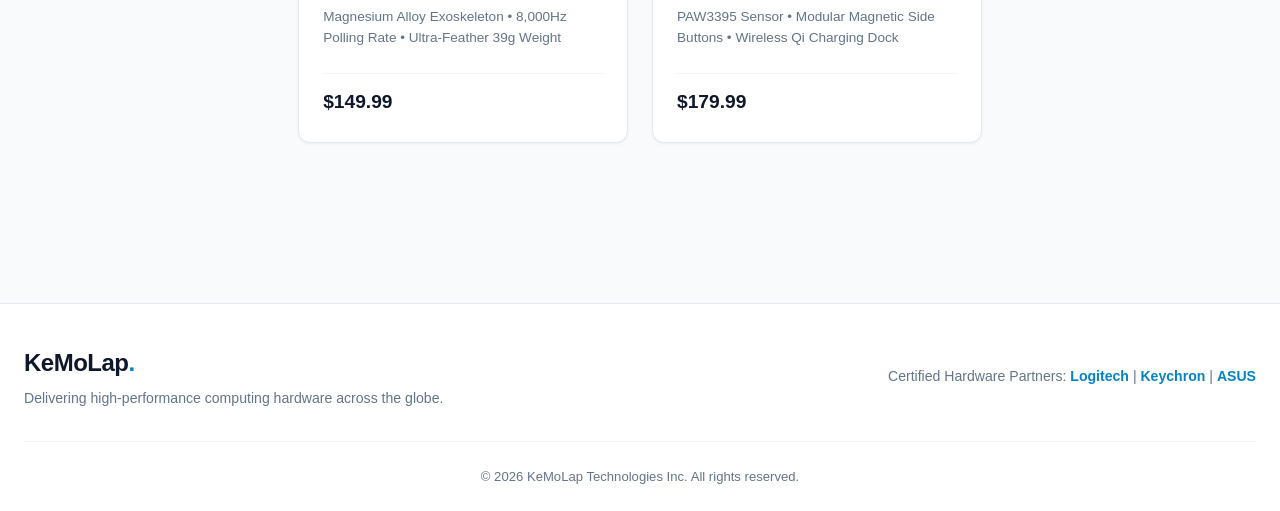
<file: mouse.html>
<!DOCTYPE html>
<html lang="en">
<head>
    <meta charset="UTF-8">
    <meta name="viewport" content="width=device-width, initial-scale=1.0">
    <title>KeMoLap | Mouse</title>
    <link rel="stylesheet" href="css/style.css">
    <script src="https://code.jquery.com/jquery-3.6.0.min.js"></script>
</head>
<body>
    <header class="site-header">
        <div class="header-inner">
            <a href="index.html" class="brand-link">
                <img src="images/logo.jpg" alt="KeMoLap Logo" class="site-logo">
                <span class="brand-name">KeMoLap<span class="brand-dot">.</span></span>
            </a>

            <nav class="main-nav">
                <ul>
                    <li><a href="index.html" class="nav-link active">Home</a></li>
                    <li><a href="keyboard.html" class="nav-link">Keyboard</a></li>
                    <li><a href="mouse.html" class="nav-link">Mouse</a></li>
                    <li><a href="laptop.html" class="nav-link">Laptop</a></li>
                    <li><a href="minipc.html" class="nav-link">Mini PC</a></li>
                    <li><a href="discounts.html" class="nav-link highlight-link">Discounts %</a></li>
                </ul>
            </nav>
        </div>
    </header>

    <main class="catalog-page">
        <section class="page-header">
            <h1>Gaming & Productivity Mice</h1>
            <p>Ergonomic designs, ultra-lightweight esports skeletons, and sub-millisecond optical sensors.</p>
        </section>

        <section class="tier-section">
            <h2 class="tier-title">Budget Series <span>(&lt; $40)</span></h2>
            <div class="product-grid">
                <article class="product-card">
                    <span class="badge budget">Budget</span>
                    <img src="images/mouseB1.png" alt="KeMoLap Pulse M10">
                    <h3>KeMoLap Pulse M10</h3>
                    <p class="specs">Wired Optical • 6,400 DPI Sensor • Ergonomic Rubberized Side Grips</p>
                    <div class="card-footer">
                        <span class="price">$19.99</span>
                    </div>
                </article>

                <article class="product-card">
                    <span class="badge budget">Budget</span>
                    <img src="images/mouseB2.png" alt="KeMoLap Speed M20">
                    <h3>KeMoLap Speed M20</h3>
                    <p class="specs">Ultra-Light Honeycomb Design • 12,000 DPI • Dynamic RGB Lighting</p>
                    <div class="card-footer">
                        <span class="price">$34.99</span>
                    </div>
                </article>
            </div>
        </section>

        <section class="tier-section">
            <h2 class="tier-title">Mid-Range Series <span>($40 - $100)</span></h2>
            <div class="product-grid">
                <article class="product-card">
                    <span class="badge mid">Mid-Range</span>
                    <img src="images/mouseM1.png" alt="KeMoLap Velocity M50">
                    <h3>KeMoLap Velocity Pro M50</h3>
                    <p class="specs">Low Latency Wireless • 26,000 DPI Sensor • 60g Lightweight Frame</p>
                    <div class="card-footer">
                        <span class="price">$69.99</span>
                    </div>
                </article>

                <article class="product-card">
                    <span class="badge mid">Mid-Range</span>
                    <img src="images/mouseM2.png" alt="KeMoLap ErgoWork M60">
                    <h3>KeMoLap ErgoWork M60</h3>
                    <p class="specs">57° Vertical Ergonomic Grip • Dual Bluetooth/USB Host • Silent Switches</p>
                    <div class="card-footer">
                        <span class="price">$79.99</span>
                    </div>
                </article>
            </div>
        </section>

        <section class="tier-section">
            <h2 class="tier-title">High-End Flagship <span>($100+)</span></h2>
            <div class="product-grid">
                <article class="product-card">
                    <span class="badge flagship">High-End</span>
                    <img src="images/mouseH1.png" alt="KeMoLap UltraLight M90">
                    <h3>KeMoLap UltraLight M90</h3>
                    <p class="specs">Magnesium Alloy Exoskeleton • 8,000Hz Polling Rate • Ultra-Feather 39g Weight</p>
                    <div class="card-footer">
                        <span class="price">$149.99</span>
                    </div>
                </article>

                <article class="product-card">
                    <span class="badge flagship">High-End</span>
                    <img src="images/mouseH2.png" alt="KeMoLap Apex Master M99">
                    <h3>KeMoLap Apex Master M99</h3>
                    <p class="specs">PAW3395 Sensor • Modular Magnetic Side Buttons • Wireless Qi Charging Dock</p>
                    <div class="card-footer">
                        <span class="price">$179.99</span>
                    </div>
                </article>
            </div>
        </section>
    </main>

    <footer class="site-footer">
        <div class="footer-inner">
            <div class="footer-brand">
                <span class="brand-name">KeMoLap<span class="brand-dot">.</span></span>
                <p>Delivering high-performance computing hardware across the globe.</p>
            </div>
            <div class="footer-partners">
                <span>Certified Hardware Partners:</span>
                <a href="https://www.logitechg.com" target="_blank" rel="noopener">Logitech</a> | 
                <a href="https://www.keychron.com" target="_blank" rel="noopener">Keychron</a> | 
                <a href="https://rog.asus.com" target="_blank" rel="noopener">ASUS</a>
            </div>
        </div>
        <div class="footer-bottom">
            <p>&copy; 2026 KeMoLap Technologies Inc. All rights reserved.</p>
        </div>
    </footer>

    <script src="js/script.js"></script>
</body>
</html>
</file>
<file: css/style.css>
:root {
  --primary: #0284c7;
  --primary-hover: #0369a1;
  --primary-light: #e0f2fe;
  --accent-red: #ef4444;
  --bg-main: #f8fafc;
  --bg-card: #ffffff;
  --text-main: #0f172a;
  --text-muted: #64748b;
  --border-color: #e2e8f0;
  --radius-sm: 6px;
  --radius-md: 12px;
  --radius-lg: 20px;
  --shadow-sm: 0 1px 3px rgba(0, 0, 0, 0.05);
  --shadow-md: 0 4px 12px rgba(0, 0, 0, 0.06);
  --shadow-hover: 0 10px 25px rgba(2, 132, 199, 0.12);
  --transition: all 0.25s cubic-bezier(0.4, 0, 0.2, 1);
}

* {
  margin: 0;
  padding: 0;
  box-sizing: border-box;
}

body {
  font-family: 'Inter', -apple-system, BlinkMacSystemFont, sans-serif;
  background-color: var(--bg-main);
  color: var(--text-main);
  line-height: 1.6;
  min-height: 100vh;
  display: flex;
  flex-direction: column;
}

h1, h2, h3, h4, h5, h6, .brand-name {
  font-family: 'Plus Jakarta Sans', sans-serif;
  color: var(--text-main);
}

a {
  color: inherit;
  text-decoration: none;
  transition: var(--transition);
}

img {
  max-width: 100%;
  height: auto;
  display: block;
}

.site-header {
  background-color: var(--bg-card);
  border-bottom: 1px solid var(--border-color);
  position: sticky;
  top: 0;
  z-index: 1000;
  padding: 0.85rem 2rem;
  box-shadow: var(--shadow-sm);
}

.header-inner {
  max-width: 1300px;
  margin: 0 auto;
  display: flex;
  align-items: center;
  justify-content: space-between;
  gap: 1.5rem;
}

.brand-link {
  display: flex;
  align-items: center;
  gap: 0.6rem;
}

.site-logo {
  height: 42px;
  width: auto;
  object-fit: contain;
  border-radius: var(--radius-sm);
}

.brand-name {
  font-size: 1.5rem;
  font-weight: 800;
  letter-spacing: -0.5px;
}

.brand-dot {
  color: var(--primary);
}

.main-nav ul {
  display: flex;
  list-style: none;
  gap: 0.5rem;
  align-items: center;
}

.nav-link {
  padding: 0.5rem 0.9rem;
  font-weight: 600;
  font-size: 0.92rem;
  color: var(--text-muted);
  border-radius: 99px;
}

.nav-link:hover {
  color: var(--primary);
  background-color: var(--primary-light);
}

.nav-link.active {
  background-color: var(--primary-light);
  color: var(--primary);
}

.highlight-link {
  color: var(--primary);
  font-weight: 700;
}

/* --- Layout Containers --- */
main {
  flex: 1;
}

.page-container, .catalog-page, .about-page, .contact-page {
  max-width: 1250px;
  margin: 0 auto;
  padding: 2.5rem 1.5rem;
}

.page-header {
  text-align: center;
  margin-bottom: 3rem;
}

.page-header h1 {
  font-size: 2.25rem;
  font-weight: 800;
  margin-bottom: 0.5rem;
}

.page-header p {
  color: var(--text-muted);
  font-size: 1.05rem;
}

/* --- Buttons --- */
.btn-primary {
  display: inline-flex;
  align-items: center;
  justify-content: center;
  padding: 0.7rem 1.5rem;
  background-color: var(--primary);
  color: #ffffff;
  font-weight: 600;
  font-size: 0.95rem;
  border-radius: var(--radius-sm);
  border: none;
  cursor: pointer;
  transition: var(--transition);
}

.btn-primary:hover {
  background-color: var(--primary-hover);
  transform: translateY(-1px);
  box-shadow: 0 4px 12px rgba(2, 132, 199, 0.25);
}

.btn-secondary {
  display: inline-flex;
  align-items: center;
  gap: 0.5rem;
  padding: 0.7rem 1.5rem;
  background-color: #ffffff;
  color: var(--text-main);
  font-weight: 600;
  font-size: 0.95rem;
  border-radius: var(--radius-sm);
  border: 1px solid var(--border-color);
  transition: var(--transition);
}

.btn-secondary:hover {
  background-color: #f1f5f9;
  border-color: #cbd5e1;
}

.pulse-indicator {
  width: 8px;
  height: 8px;
  background-color: #10b981;
  border-radius: 50%;
  box-shadow: 0 0 0 0 rgba(16, 185, 129, 0.7);
  animation: pulse 1.6s infinite;
}

@keyframes pulse {
  0% { box-shadow: 0 0 0 0 rgba(16, 185, 129, 0.7); }
  70% { box-shadow: 0 0 0 8px rgba(16, 185, 129, 0); }
  100% { box-shadow: 0 0 0 0 rgba(16, 185, 129, 0); }
}

/* --- Hero Section (Index) --- */
.hero-section {
  padding: 4rem 1.5rem;
  background: linear-gradient(180deg, #ffffff 0%, var(--bg-main) 100%);
  border-bottom: 1px solid var(--border-color);
}

.hero-wrapper {
  max-width: 1250px;
  margin: 0 auto;
  display: grid;
  grid-template-columns: 1fr 1fr;
  gap: 3rem;
  align-items: center;
}

.hero-badge {
  display: inline-block;
  padding: 0.35rem 0.85rem;
  background-color: var(--primary-light);
  color: var(--primary);
  font-size: 0.85rem;
  font-weight: 700;
  border-radius: 99px;
  margin-bottom: 1rem;
}

.hero-title {
  font-size: 2.75rem;
  font-weight: 800;
  line-height: 1.2;
  margin-bottom: 1.2rem;
  letter-spacing: -1px;
}

.hero-subtitle {
  font-size: 1.1rem;
  color: var(--text-muted);
  margin-bottom: 2rem;
  max-width: 520px;
}

.hero-actions {
  display: flex;
  gap: 1rem;
}

/* 2x2 Product Matrix in Hero */
.product-matrix {
  display: grid;
  grid-template-columns: repeat(2, 1fr);
  gap: 1.25rem;
}

.product-matrix .product-card {
  position: relative;
  background-color: var(--bg-card);
  border-radius: var(--radius-md);
  padding: 1.25rem;
  border: 1px solid var(--border-color);
  box-shadow: var(--shadow-sm);
  text-align: center;
  transition: var(--transition);
  overflow: hidden;
}

.product-matrix .product-card:hover {
  transform: translateY(-4px);
  box-shadow: var(--shadow-hover);
  border-color: var(--primary-light);
}

.card-badge {
  position: absolute;
  top: 12px;
  left: 12px;
  font-size: 0.75rem;
  font-weight: 700;
  color: var(--text-muted);
  text-transform: uppercase;
}

.product-matrix img {
  height: 120px;
  object-fit: contain;
  margin: 1rem auto;
}

.card-overlay h3 {
  font-size: 1rem;
  font-weight: 700;
  margin-bottom: 0.4rem;
}

.card-btn {
  font-size: 0.85rem;
  font-weight: 600;
  color: var(--primary);
}

/* --- Brand Section (Source 12 Layout) --- */
.our-brands-section {
  max-width: 1250px;
  margin: 4rem auto;
  padding: 0 1.5rem;
  text-align: center;
}

.section-divider {
  width: 40px;
  height: 4px;
  background-color: var(--primary);
  margin: 0 auto 1.2rem auto;
  border-radius: 99px;
}

.brands-header h2 {
  font-size: 2rem;
  font-weight: 800;
  margin-bottom: 1rem;
}

.brands-description {
  max-width: 720px;
  margin: 0 auto 2.5rem auto;
  color: var(--text-muted);
  font-size: 0.95rem;
}

.brands-grid {
  display: grid;
  grid-template-columns: repeat(6, 1fr);
  gap: 1.25rem;
}

.brand-card {
  background-color: var(--bg-card);
  border: 1px solid var(--border-color);
  border-radius: var(--radius-md);
  padding: 1.8rem 1rem;
  display: flex;
  align-items: center;
  justify-content: center;
  box-shadow: var(--shadow-sm);
  transition: var(--transition);
}

.brand-card:hover {
  transform: translateY(-2px);
  box-shadow: var(--shadow-md);
  border-color: #cbd5e1;
}

.brand-logo-text {
  font-size: 1.15rem;
  font-weight: 700;
  color: var(--text-main);
  letter-spacing: -0.3px;
}

/* Contact */
.error-msg {
    display: none;
    color: #ef4444;
    font-size: 0.82rem;
    margin-top: 0.25rem;
}

.error-msg.visible {
    display: block;
}

.success-message {
    display: none;
    background-color: #d1fae5;
    color: #065f46;
    padding: 1rem;
    border-radius: 8px;
    margin-top: 1rem;
    text-align: center;
}

.success-message.visible {
    display: block;
}

/* --- Catalog & Tier Product Grids --- */
.tier-section {
  margin-bottom: 3.5rem;
}

.tier-title {
  font-size: 1.4rem;
  font-weight: 700;
  margin-bottom: 1.5rem;
  padding-bottom: 0.5rem;
  border-bottom: 2px solid var(--border-color);
  display: flex;
  align-items: center;
  gap: 0.5rem;
}

.tier-title span {
  font-size: 0.95rem;
  color: var(--text-muted);
  font-weight: 400;
}

.product-grid {
  display: grid;
  grid-template-columns: repeat(auto-fill, minmax(280px, 1fr));
  gap: 1.5rem;
}

.product-card {
  background-color: var(--bg-card);
  border: 1px solid var(--border-color);
  border-radius: var(--radius-md);
  padding: 1.5rem;
  position: relative;
  display: flex;
  flex-direction: column;
  transition: var(--transition);
  box-shadow: var(--shadow-sm);
}

.product-card:hover {
  transform: translateY(-4px);
  box-shadow: var(--shadow-hover);
}

.product-card img {
  height: 160px;
  object-fit: contain;
  margin: 1rem auto;
}

.product-card h3 {
  font-size: 1.1rem;
  margin-bottom: 0.5rem;
}

.specs {
  font-size: 0.85rem;
  color: var(--text-muted);
  margin-bottom: 1.5rem;
  flex-grow: 1;
}

.card-footer {
  display: flex;
  align-items: center;
  justify-content: space-between;
  margin-top: auto;
  padding-top: 0.8rem;
  border-top: 1px solid #f1f5f9;
}

.price {
  font-size: 1.2rem;
  font-weight: 800;
  color: var(--text-main);
}

/* Badges */
.badge {
  position: absolute;
  top: 12px;
  right: 12px;
  font-size: 0.72rem;
  font-weight: 700;
  padding: 0.2rem 0.6rem;
  border-radius: 99px;
  text-transform: uppercase;
}

.badge.budget { background-color: #f0fdf4; color: #16a34a; }
.badge.mid { background-color: #eff6ff; color: #2563eb; }
.badge.flagship { background-color: #faf5ff; color: #9333ea; }

/* --- Discounts Page --- */
.deals-banner {
  background: linear-gradient(135deg, #0284c7 0%, #0369a1 100%);
  color: #ffffff;
  padding: 3rem 2rem;
  border-radius: var(--radius-lg);
  text-align: center;
  margin-bottom: 3rem;
}

.deal-tag {
  background-color: rgba(255, 255, 255, 0.2);
  padding: 0.3rem 0.8rem;
  border-radius: 99px;
  font-size: 0.8rem;
  font-weight: 700;
  text-transform: uppercase;
}

.deals-banner h2 {
  color: #ffffff;
  font-size: 2.2rem;
  margin: 0.8rem 0;
}

.deals-banner p {
  color: #e0f2fe;
}

.deals-grid {
  display: grid;
  grid-template-columns: repeat(auto-fill, minmax(260px, 1fr));
  gap: 1.5rem;
}

.deal-card {
  background-color: var(--bg-card);
  border: 1px solid var(--border-color);
  border-radius: var(--radius-md);
  padding: 1.5rem;
  position: relative;
  box-shadow: var(--shadow-sm);
  transition: var(--transition);
}

.deal-card:hover {
  transform: translateY(-3px);
  box-shadow: var(--shadow-hover);
}

.discount-badge {
  position: absolute;
  top: 12px;
  right: 12px;
  background-color: var(--accent-red);
  color: white;
  font-weight: 800;
  font-size: 0.75rem;
  padding: 0.25rem 0.6rem;
  border-radius: 99px;
}

.deal-card img {
  height: 150px;
  object-fit: contain;
  margin: 1rem auto;
}

.price-line {
  margin: 0.6rem 0 1.2rem 0;
}

.old-price {
  text-decoration: line-through;
  color: var(--text-muted);
  margin-right: 0.5rem;
  font-size: 0.9rem;
}

.new-price {
  color: var(--accent-red);
  font-weight: 800;
  font-size: 1.2rem;
}

/* --- About & Story Pages --- */
.story-grid {
  display: grid;
  grid-template-columns: 1fr 1fr;
  gap: 3rem;
  align-items: center;
  margin-bottom: 4rem;
}

.story-content h2 {
  font-size: 1.8rem;
  margin-bottom: 1rem;
}

.story-content p {
  margin-bottom: 1rem;
  color: var(--text-muted);
}

.about-hero-img {
  border-radius: var(--radius-md);
  box-shadow: var(--shadow-md);
  border: 1px solid var(--border-color);
  max-height: 320px;
  width: 100%;
  object-fit: cover;
}

/* --- Contact Page Form --- */
.contact-wrapper {
  max-width: 650px;
  margin: 0 auto;
  background-color: var(--bg-card);
  padding: 2.5rem;
  border-radius: var(--radius-lg);
  border: 1px solid var(--border-color);
  box-shadow: var(--shadow-md);
}

.styled-form {
  display: flex;
  flex-direction: column;
  gap: 1.25rem;
}

.form-group {
  display: flex;
  flex-direction: column;
  gap: 0.4rem;
}

.form-group label {
  font-weight: 600;
  font-size: 0.9rem;
}

.form-group input, .form-group select, .form-group textarea {
  padding: 0.75rem 1rem;
  border-radius: var(--radius-sm);
  border: 1px solid var(--border-color);
  font-family: inherit;
  font-size: 0.95rem;
  outline: none;
  transition: var(--transition);
}

.form-group input:focus, .form-group select:focus, .form-group textarea:focus {
  border-color: var(--primary);
  box-shadow: 0 0 0 3px rgba(2, 132, 199, 0.15);
}

.error-msg {
  color: var(--accent-red);
  font-size: 0.8rem;
  display: none;
}

.success-message {
  display: none;
  background-color: #f0fdf4;
  color: #16a34a;
  border: 1px solid #bbf7d0;
  padding: 1rem;
  border-radius: var(--radius-sm);
  text-align: center;
  font-weight: 600;
  margin-top: 1rem;
}

/* --- Footer --- */
.site-footer {
  background-color: var(--bg-card);
  border-top: 1px solid var(--border-color);
  padding: 2.5rem 1.5rem 1.5rem 1.5rem;
  margin-top: 4rem;
}

.footer-inner {
  max-width: 1250px;
  margin: 0 auto 2rem auto;
  display: flex;
  justify-content: space-between;
  align-items: center;
  flex-wrap: wrap;
  gap: 1.5rem;
}

.footer-brand p {
  color: var(--text-muted);
  font-size: 0.88rem;
  margin-top: 0.3rem;
}

.footer-partners {
  font-size: 0.88rem;
  color: var(--text-muted);
}

.footer-partners a {
  color: var(--primary);
  font-weight: 600;
}

.footer-partners a:hover {
  text-decoration: underline;
}

.footer-bottom {
  max-width: 1250px;
  margin: 0 auto;
  padding-top: 1.5rem;
  border-top: 1px solid #f1f5f9;
  text-align: center;
  font-size: 0.82rem;
  color: var(--text-muted);
}

/* --- Responsive Media Queries --- */
@media (max-width: 1024px) {
  .brands-grid {
    grid-template-columns: repeat(3, 1fr);
  }
  .hero-wrapper {
    grid-template-columns: 1fr;
    text-align: center;
  }
  .hero-subtitle {
    margin: 0 auto 2rem auto;
  }
  .hero-actions {
    justify-content: center;
  }
}

@media (max-width: 768px) {
  .header-inner {
    flex-direction: column;
    align-items: stretch;
  }
  .main-nav ul {
    flex-wrap: wrap;
    justify-content: center;
  }
  .story-grid {
    grid-template-columns: 1fr;
  }
  .brands-grid {
    grid-template-columns: repeat(2, 1fr);
  }
  .footer-inner {
    flex-direction: column;
    text-align: center;
  }
}
</file>
